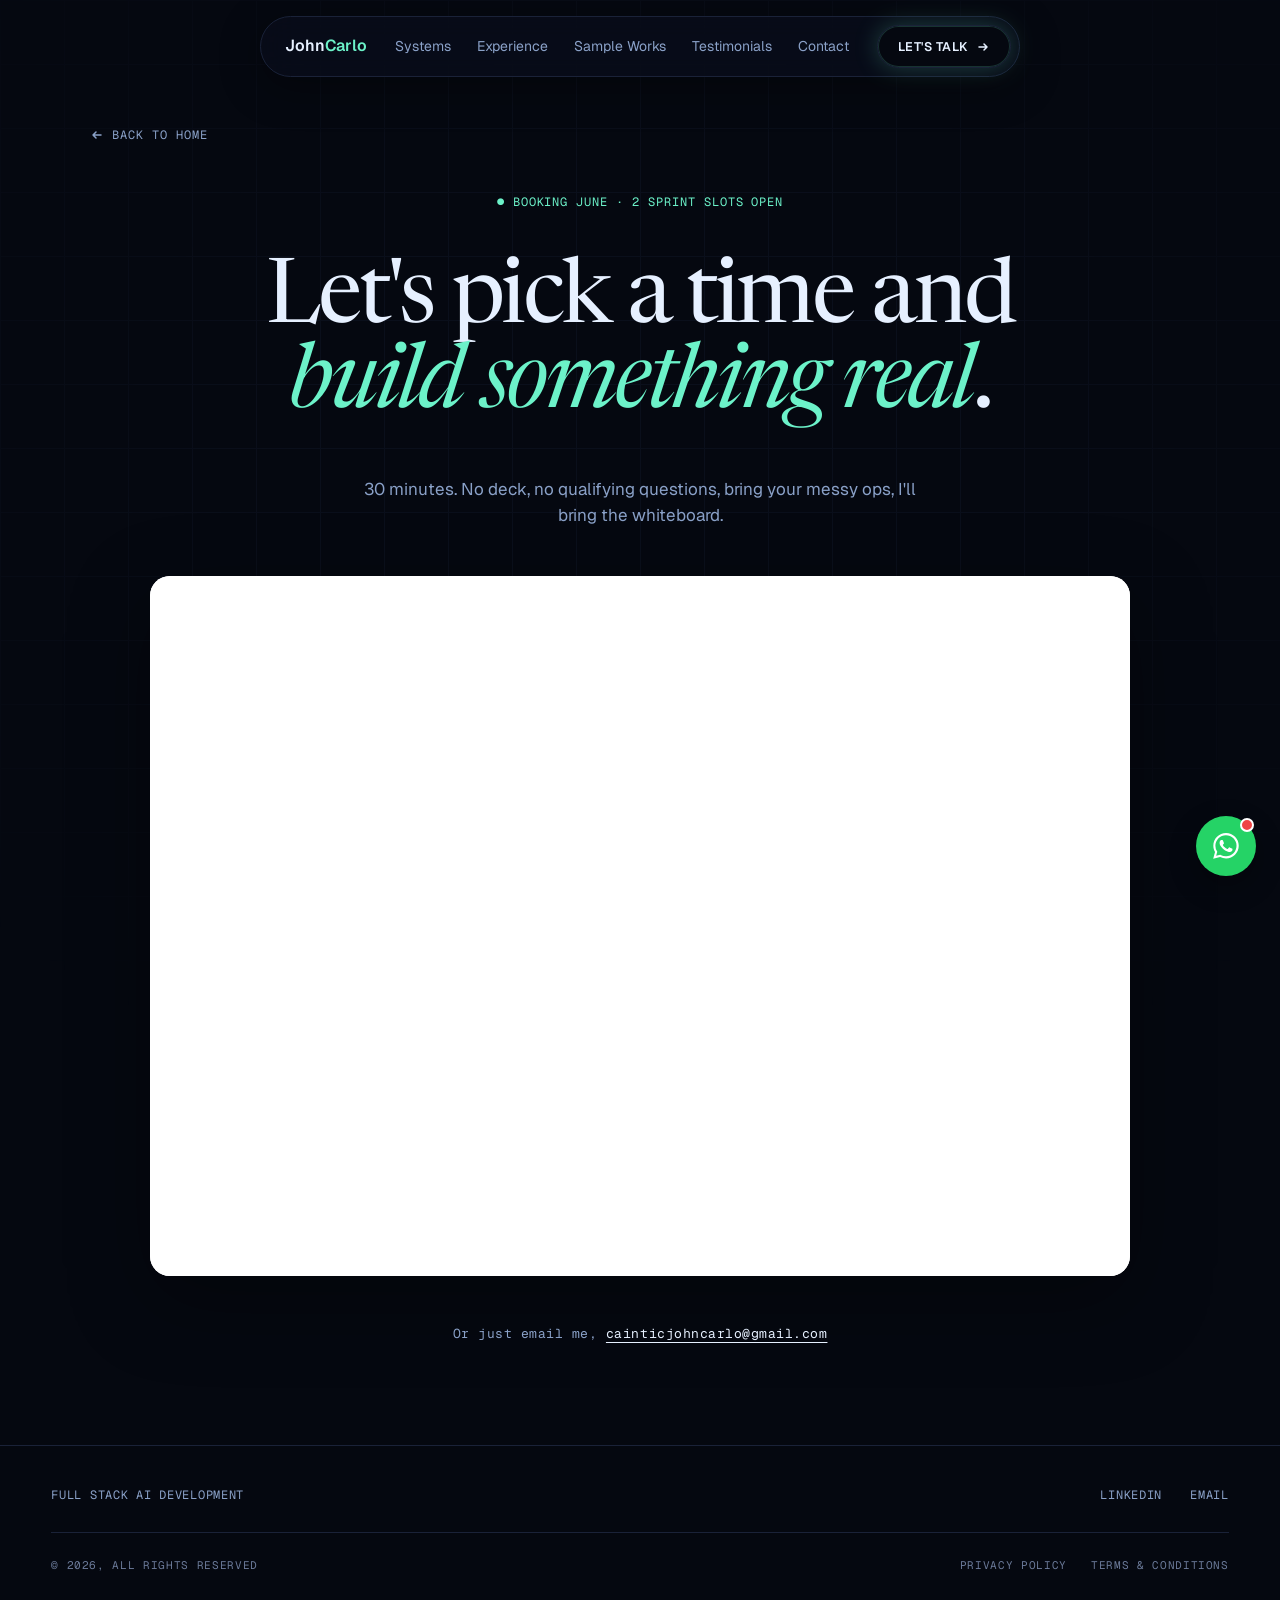
<file: book.html>
<!DOCTYPE html>
<html lang="en">
<head>
<meta charset="UTF-8" />
<meta name="viewport" content="width=device-width, initial-scale=1.0" />
<title>Book a discovery call, John Carlo Caintic</title>
<link rel="preconnect" href="https://fonts.googleapis.com" />
<link rel="preconnect" href="https://fonts.gstatic.com" crossorigin />
<link href="https://fonts.googleapis.com/css2?family=Newsreader:ital,opsz,wght@0,6..72,300..700;1,6..72,300..700&family=Geist:wght@300;400;500;600;700&family=Geist+Mono:wght@400;500;600&display=swap" rel="stylesheet" />

<style>
  :root {
    --bg: #050810;
    --bg-elev: #0a0e1a;
    --bg-soft: #0e1322;
    --line: #1a2238;
    --line-soft: #131a2c;
    --ink: #e6f0ff;
    --ink-dim: #8aa1c8;
    --ink-mute: #6b7a99;
    --accent: #6cf2c9;
    --accent-ink: #050810;
    --radius: 14px;
    --radius-lg: 22px;
    --pad-x: clamp(20px, 4vw, 64px);
    --font-display: "Newsreader", ui-serif, Georgia, serif;
    --font-sans: "Geist", -apple-system, BlinkMacSystemFont, sans-serif;
    --font-mono: "Geist Mono", ui-monospace, "SF Mono", monospace;
  }

  * { box-sizing: border-box; margin: 0; padding: 0; }
  html, body { background: var(--bg); color: var(--ink); }
  body {
    font-family: var(--font-sans);
    font-size: 16px;
    line-height: 1.55;
    -webkit-font-smoothing: antialiased;
    text-rendering: optimizeLegibility;
    min-height: 100vh;
    display: flex;
    flex-direction: column;
  }
  ::selection { background: var(--accent); color: var(--accent-ink); }
  a { color: inherit; text-decoration: none; }

  /* Floating nav pill */
  .nav-wrap {
    position: fixed; top: 16px; left: 0; right: 0; z-index: 50;
    display: flex; justify-content: center;
    padding: 0 16px; pointer-events: none;
  }
  .nav-pill {
    pointer-events: auto;
    display: flex; align-items: center; gap: 28px;
    padding: 8px 8px 8px 24px;
    border-radius: 999px;
    background: color-mix(in oklab, var(--bg-elev) 78%, transparent);
    backdrop-filter: blur(18px) saturate(140%);
    -webkit-backdrop-filter: blur(18px) saturate(140%);
    border: 1px solid var(--line);
    box-shadow: 0 10px 40px rgba(0,0,0,0.35);
    max-width: calc(100vw - 32px);
  }
  .nav-pill .brand {
    font-size: 16px; font-weight: 600; letter-spacing: -0.01em; white-space: nowrap;
  }
  .nav-pill .brand span { color: var(--accent); }
  .nav-pill .links { display: flex; align-items: center; gap: 26px; }
  .nav-pill .links a {
    font-size: 14px; color: var(--ink-dim); transition: color .15s; white-space: nowrap;
  }
  .nav-pill .links a:hover { color: var(--ink); }
  .nav-pill .cta {
    background: var(--bg); color: var(--ink);
    padding: 11px 20px; border-radius: 999px;
    font-size: 12.5px; font-weight: 600; letter-spacing: 0.04em; text-transform: uppercase;
    border: 1px solid var(--line);
    display: inline-flex; align-items: center; gap: 8px;
    box-shadow: 0 0 24px color-mix(in oklab, var(--accent) 22%, transparent),
                inset 0 0 0 1px color-mix(in oklab, var(--accent) 18%, transparent);
    transition: transform .2s, box-shadow .2s;
    white-space: nowrap;
  }
  .nav-pill .cta:hover {
    transform: translateY(-1px);
    box-shadow: 0 0 36px color-mix(in oklab, var(--accent) 45%, transparent),
                inset 0 0 0 1px color-mix(in oklab, var(--accent) 35%, transparent);
  }
  @media (max-width: 880px) { .nav-pill .links { display: none; } }
  @media (max-width: 480px) { .nav-pill .cta { padding: 10px 14px; font-size: 11px; } }

  /* Page content */
  main {
    flex: 1;
    padding: clamp(120px, 14vh, 180px) var(--pad-x) clamp(60px, 8vw, 100px);
    position: relative; overflow: hidden;
  }
  .grid-bg {
    position: absolute; inset: 0; opacity: 0.4;
    background-image:
      linear-gradient(var(--line-soft) 1px, transparent 1px),
      linear-gradient(90deg, var(--line-soft) 1px, transparent 1px);
    background-size: 64px 64px;
    -webkit-mask-image: radial-gradient(ellipse 90% 60% at 50% 30%, black 30%, transparent 80%);
            mask-image: radial-gradient(ellipse 90% 60% at 50% 30%, black 30%, transparent 80%);
    pointer-events: none;
  }
  .container {
    position: relative;
    max-width: 1100px; margin: 0 auto;
    display: flex; flex-direction: column; gap: 48px; align-items: center;
    text-align: center;
  }
  .back-link {
    font-family: var(--font-mono); font-size: 12px; color: var(--ink-dim);
    letter-spacing: 0.08em; text-transform: uppercase;
    align-self: flex-start;
    display: inline-flex; align-items: center; gap: 8px;
    transition: color .15s;
  }
  .back-link:hover { color: var(--ink); }
  .eyebrow {
    font-family: var(--font-mono); font-size: 12px; color: var(--accent);
    letter-spacing: 0.08em; text-transform: uppercase;
  }
  h1 {
    font-family: var(--font-display);
    font-weight: 400;
    font-size: clamp(44px, 7vw, 96px);
    line-height: 0.95;
    letter-spacing: -0.035em;
    text-wrap: balance;
    max-width: 900px;
  }
  h1 em { font-style: italic; color: var(--accent); }
  .lede {
    font-size: clamp(17px, 1.3vw, 20px);
    color: var(--ink-dim);
    max-width: 580px;
    line-height: 1.5;
  }
  .calendar-card {
    width: 100%;
    max-width: 980px;
    background: #ffffff;
    border-radius: 20px;
    box-shadow: 0 24px 80px rgba(0,0,0,0.35);
    overflow: hidden;
  }
  .calendar-card iframe {
    width: 100%;
    height: 700px;
    border: none;
    display: block;
    background: #ffffff;
  }
  .email-fallback {
    font-family: var(--font-mono);
    font-size: 13px;
    color: var(--ink-dim);
    letter-spacing: 0.04em;
  }
  .email-fallback a {
    color: var(--ink);
    text-decoration: underline;
    text-underline-offset: 4px;
  }

  /* Footer */
  footer {
    padding: 40px var(--pad-x) 36px;
    border-top: 1px solid var(--line);
    display: grid; gap: 28px;
  }
  .footer-row {
    display: grid; grid-template-columns: 1fr auto;
    gap: 32px; align-items: center;
    font-family: var(--font-mono); font-size: 12px; color: var(--ink-dim);
    text-transform: uppercase; letter-spacing: 0.06em;
  }
  .footer-social { display: flex; gap: 28px; flex-wrap: wrap; justify-content: flex-end; }
  .footer-row.bottom {
    display: flex; justify-content: space-between; align-items: center;
    padding-top: 24px; border-top: 1px solid var(--line);
    font-size: 11px; color: var(--ink-mute);
    flex-wrap: wrap; gap: 16px;
  }
  .footer-row.bottom .legal { display: flex; gap: 24px; flex-wrap: wrap; }
  @media (max-width: 640px) {
    .footer-row { grid-template-columns: 1fr !important; }
    .footer-social { justify-content: flex-start !important; }
  }
</style>
<link rel="stylesheet" href="/assets/mobile.css?v=a6be1282b0" data-mobile-css />
</head>
<body>

<div class="nav-wrap">
  <nav class="nav-pill">
    <a href="/" class="brand">John<span>Carlo</span></a>
    <div class="links">
      <a href="/#services">Systems</a>
      <a href="/#about">Experience</a>
      <a href="/#work">Sample Works</a>
      <a href="/#testimonials">Testimonials</a>
      <a href="/book.html">Contact</a>
    </div>
    <a href="/book.html" class="cta">
      Let's talk
      <svg width="14" height="14" viewBox="0 0 14 14" fill="none">
        <path d="M3 7h8m-3-3 3 3-3 3" stroke="currentColor" stroke-width="1.5" stroke-linecap="round" stroke-linejoin="round" />
      </svg>
    </a>
  </nav>
</div>

<main>
  <div class="grid-bg" aria-hidden="true"></div>
  <div class="container">
    <a href="/" class="back-link">
      <svg width="14" height="14" viewBox="0 0 14 14" fill="none">
        <path d="M11 7H3m3-3-3 3 3 3" stroke="currentColor" stroke-width="1.5" stroke-linecap="round" stroke-linejoin="round" />
      </svg>
      Back to home
    </a>
    <div class="eyebrow">● Booking June · 2 sprint slots open</div>
    <h1>Let's pick a time and <em>build something real</em>.</h1>
    <p class="lede">30 minutes. No deck, no qualifying questions, bring your messy ops, I'll bring the whiteboard.</p>
    <div class="calendar-card">
      <iframe
        src="https://api.leadconnectorhq.com/widget/booking/nhyDOUloQ2qqpBodBQMM"
        id="nhyDOUloQ2qqpBodBQMM_calendar"
        title="Book a discovery call"
        scrolling="no"
      ></iframe>
    </div>
    <p class="email-fallback">Or just email me, <a href="mailto:cainticjohncarlo@gmail.com">cainticjohncarlo@gmail.com</a></p>
  </div>
</main>

<footer>
  <div class="footer-row">
    <div>Full Stack AI Development</div>
    <div class="footer-social">
      <a href="https://www.linkedin.com/in/john-carlo-caintic-6193a8268/" target="_blank" rel="noopener noreferrer">LinkedIn</a>
      <a href="mailto:cainticjohncarlo@gmail.com">Email</a>
    </div>
  </div>
  <div class="footer-row bottom">
    <span>© 2026, All rights reserved</span>
    <div class="legal">
      <a href="/privacy.html">Privacy Policy</a>
      <a href="/terms.html">Terms &amp; Conditions</a>
    </div>
  </div>
</footer>

<script src="https://link.msgsndr.com/js/form_embed.js" type="text/javascript"></script>
<script src="/assets/whatsapp.js" defer></script>
</body>
</html>
</file>
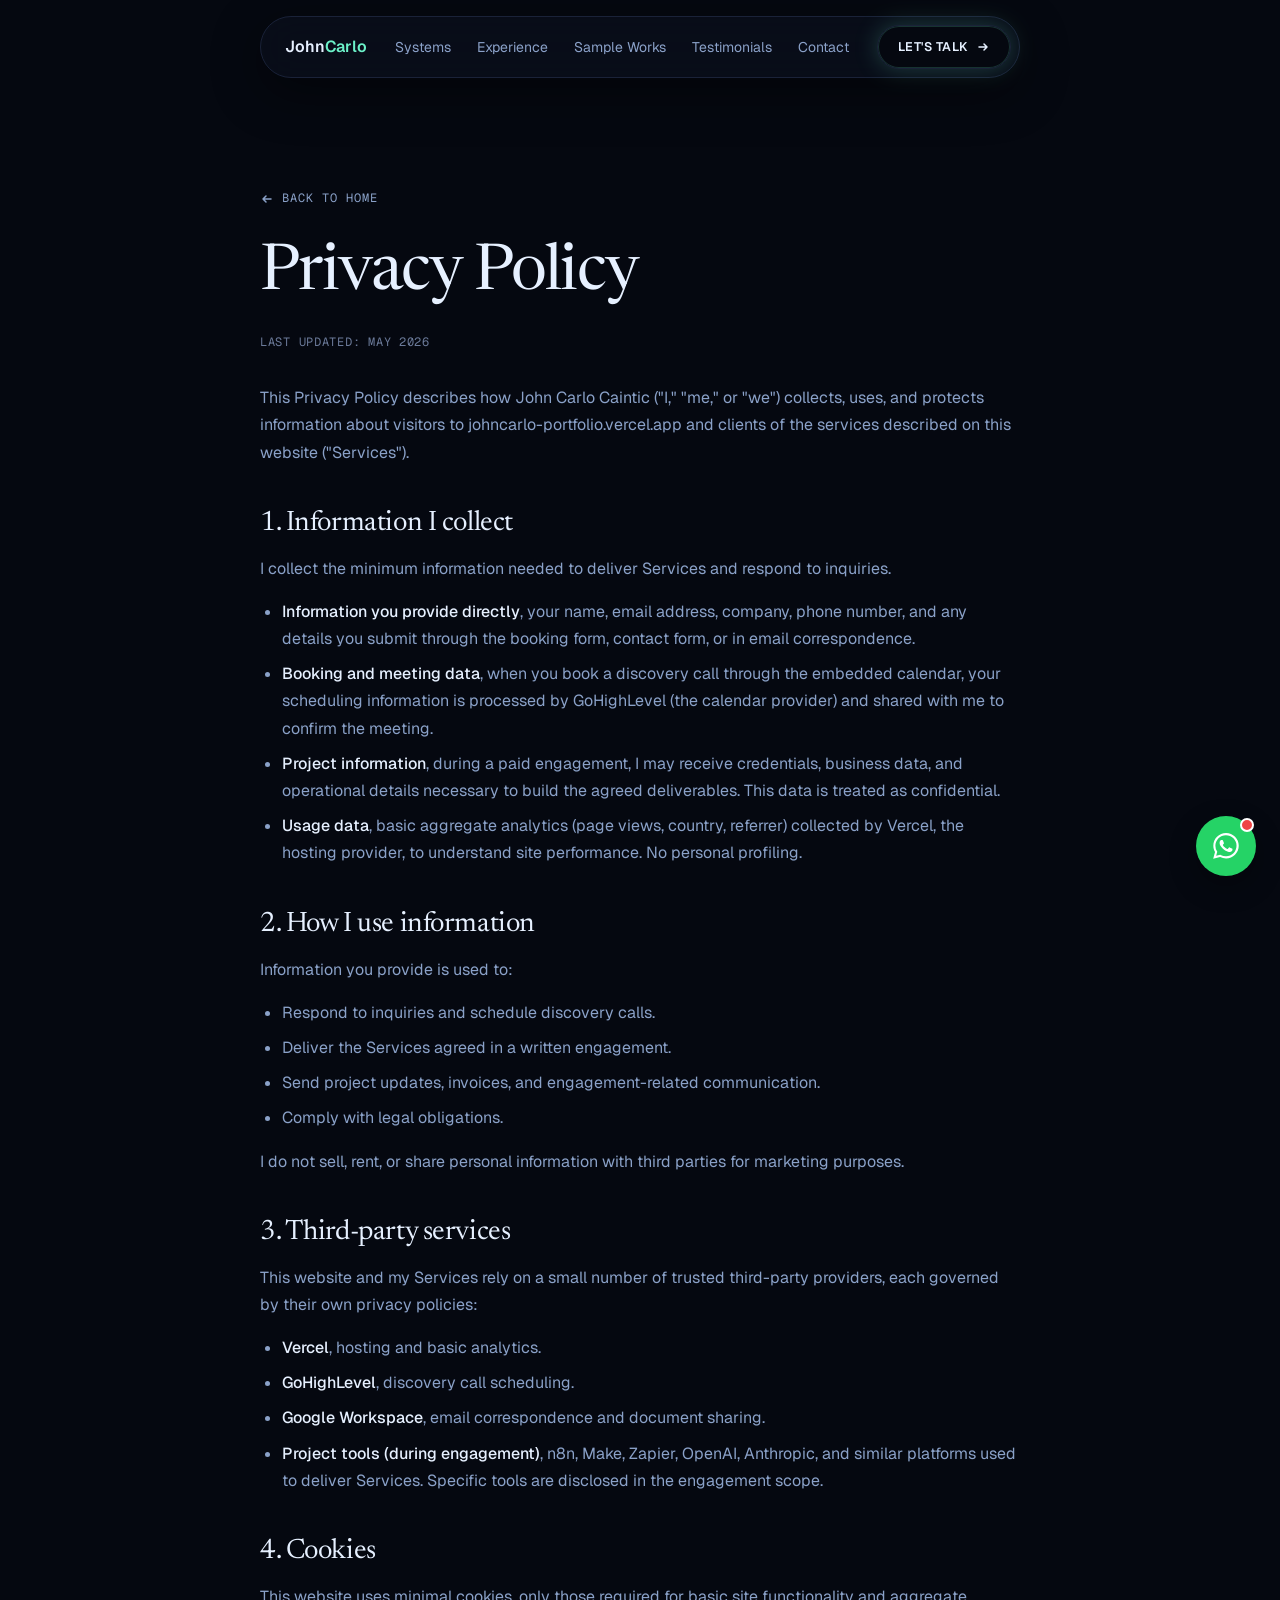
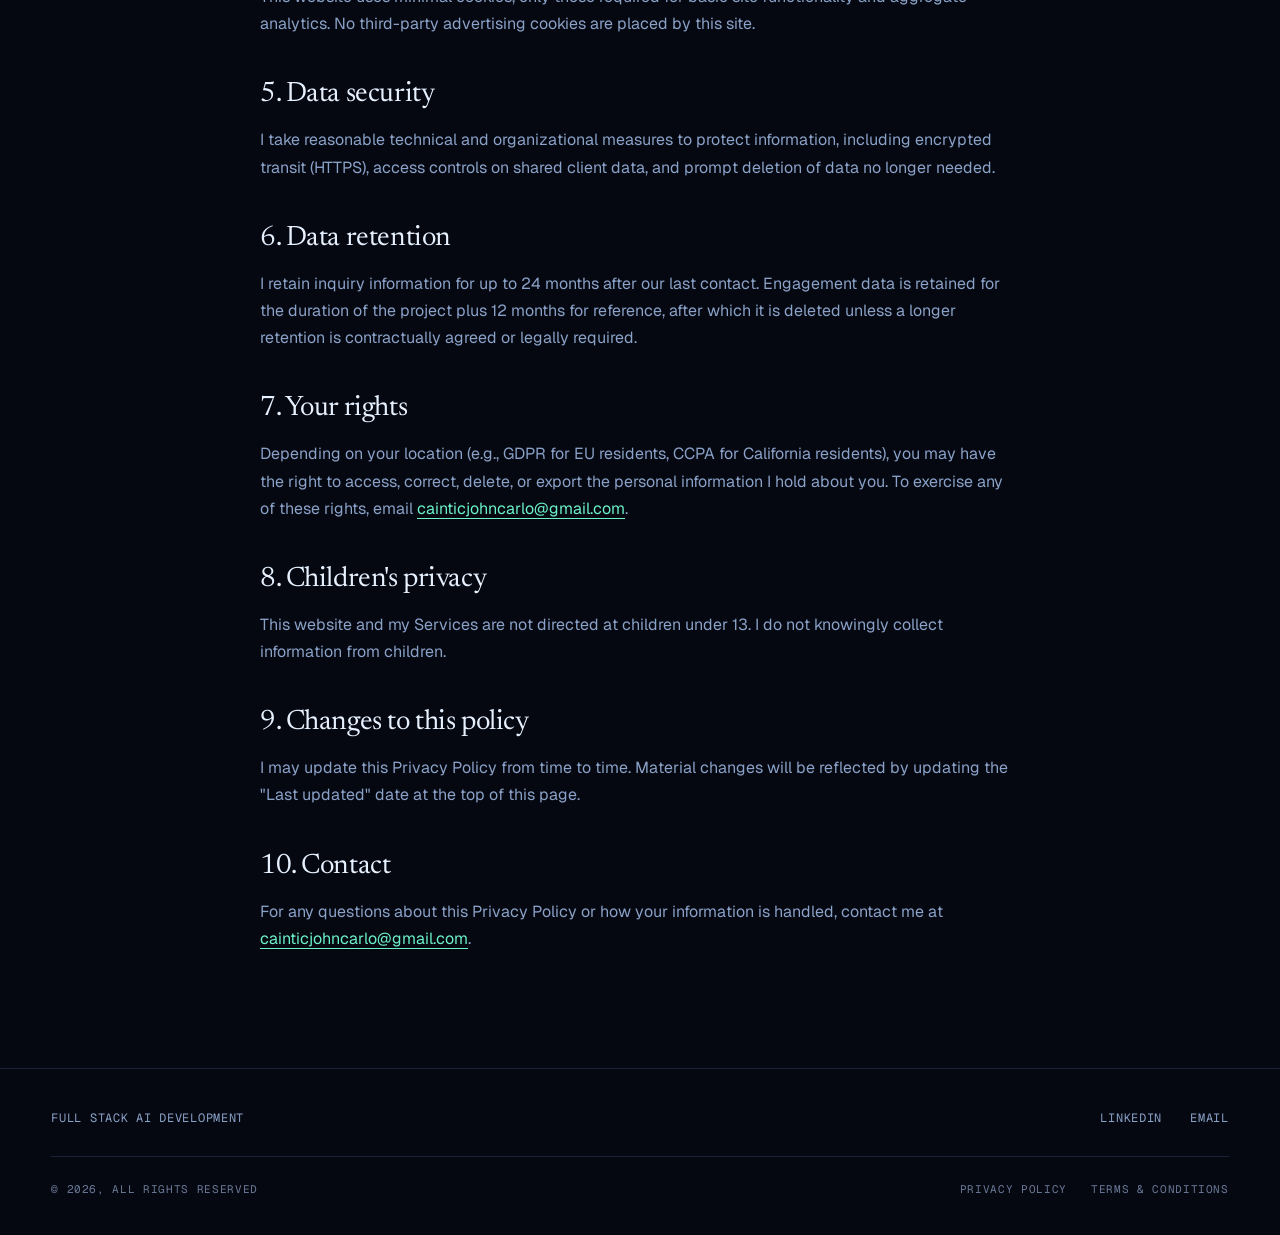
<file: privacy.html>
<!DOCTYPE html>
<html lang="en">
<head>
<meta charset="UTF-8" />
<meta name="viewport" content="width=device-width, initial-scale=1.0" />
<title>Privacy Policy, John Carlo Caintic</title>
<meta name="description" content="Privacy Policy for John Carlo Caintic, how I collect, use, and protect your information." />
<link rel="preconnect" href="https://fonts.googleapis.com" />
<link rel="preconnect" href="https://fonts.gstatic.com" crossorigin />
<link href="https://fonts.googleapis.com/css2?family=Newsreader:ital,opsz,wght@0,6..72,300..700;1,6..72,300..700&family=Geist:wght@300;400;500;600;700&family=Geist+Mono:wght@400;500;600&display=swap" rel="stylesheet" />
<link rel="stylesheet" href="/blog/blog.css" />
<link rel="stylesheet" href="/assets/mobile.css?v=a6be1282b0" data-mobile-css />
</head>
<body>

<div class="nav-wrap">
  <nav class="nav-pill">
    <a href="/" class="brand">John<span>Carlo</span></a>
    <div class="links">
      <a href="/#services">Systems</a>
      <a href="/#about">Experience</a>
      <a href="/#work">Sample Works</a>
      <a href="/#testimonials">Testimonials</a>
      <a href="/book.html">Contact</a>
    </div>
    <a href="/book.html" class="cta">Let's talk
      <svg width="14" height="14" viewBox="0 0 14 14" fill="none"><path d="M3 7h8m-3-3 3 3-3 3" stroke="currentColor" stroke-width="1.5" stroke-linecap="round" stroke-linejoin="round" /></svg>
    </a>
  </nav>
</div>

<main>
  <div class="legal-doc">
    <a href="/" class="back-link">
      <svg width="14" height="14" viewBox="0 0 14 14" fill="none"><path d="M11 7H3m3-3-3 3 3 3" stroke="currentColor" stroke-width="1.5" stroke-linecap="round" stroke-linejoin="round" /></svg>
      Back to home
    </a>

    <h1 class="title">Privacy Policy</h1>
    <p class="updated">Last updated: May 2026</p>

    <p>This Privacy Policy describes how John Carlo Caintic ("I," "me," or "we") collects, uses, and protects information about visitors to johncarlo-portfolio.vercel.app and clients of the services described on this website ("Services").</p>

    <h2>1. Information I collect</h2>
    <p>I collect the minimum information needed to deliver Services and respond to inquiries.</p>
    <ul>
      <li><strong>Information you provide directly</strong>, your name, email address, company, phone number, and any details you submit through the booking form, contact form, or in email correspondence.</li>
      <li><strong>Booking and meeting data</strong>, when you book a discovery call through the embedded calendar, your scheduling information is processed by GoHighLevel (the calendar provider) and shared with me to confirm the meeting.</li>
      <li><strong>Project information</strong>, during a paid engagement, I may receive credentials, business data, and operational details necessary to build the agreed deliverables. This data is treated as confidential.</li>
      <li><strong>Usage data</strong>, basic aggregate analytics (page views, country, referrer) collected by Vercel, the hosting provider, to understand site performance. No personal profiling.</li>
    </ul>

    <h2>2. How I use information</h2>
    <p>Information you provide is used to:</p>
    <ul>
      <li>Respond to inquiries and schedule discovery calls.</li>
      <li>Deliver the Services agreed in a written engagement.</li>
      <li>Send project updates, invoices, and engagement-related communication.</li>
      <li>Comply with legal obligations.</li>
    </ul>
    <p>I do not sell, rent, or share personal information with third parties for marketing purposes.</p>

    <h2>3. Third-party services</h2>
    <p>This website and my Services rely on a small number of trusted third-party providers, each governed by their own privacy policies:</p>
    <ul>
      <li><strong>Vercel</strong>, hosting and basic analytics.</li>
      <li><strong>GoHighLevel</strong>, discovery call scheduling.</li>
      <li><strong>Google Workspace</strong>, email correspondence and document sharing.</li>
      <li><strong>Project tools (during engagement)</strong>, n8n, Make, Zapier, OpenAI, Anthropic, and similar platforms used to deliver Services. Specific tools are disclosed in the engagement scope.</li>
    </ul>

    <h2>4. Cookies</h2>
    <p>This website uses minimal cookies, only those required for basic site functionality and aggregate analytics. No third-party advertising cookies are placed by this site.</p>

    <h2>5. Data security</h2>
    <p>I take reasonable technical and organizational measures to protect information, including encrypted transit (HTTPS), access controls on shared client data, and prompt deletion of data no longer needed.</p>

    <h2>6. Data retention</h2>
    <p>I retain inquiry information for up to 24 months after our last contact. Engagement data is retained for the duration of the project plus 12 months for reference, after which it is deleted unless a longer retention is contractually agreed or legally required.</p>

    <h2>7. Your rights</h2>
    <p>Depending on your location (e.g., GDPR for EU residents, CCPA for California residents), you may have the right to access, correct, delete, or export the personal information I hold about you. To exercise any of these rights, email <a href="mailto:cainticjohncarlo@gmail.com" style="color: var(--accent); text-decoration: underline; text-underline-offset: 4px;">cainticjohncarlo@gmail.com</a>.</p>

    <h2>8. Children's privacy</h2>
    <p>This website and my Services are not directed at children under 13. I do not knowingly collect information from children.</p>

    <h2>9. Changes to this policy</h2>
    <p>I may update this Privacy Policy from time to time. Material changes will be reflected by updating the "Last updated" date at the top of this page.</p>

    <h2>10. Contact</h2>
    <p>For any questions about this Privacy Policy or how your information is handled, contact me at <a href="mailto:cainticjohncarlo@gmail.com" style="color: var(--accent); text-decoration: underline; text-underline-offset: 4px;">cainticjohncarlo@gmail.com</a>.</p>
  </div>
</main>

<footer>
  <div class="footer-row">
    <div>Full Stack AI Development</div>
    <div class="footer-social">
      <a href="https://www.linkedin.com/in/john-carlo-caintic-6193a8268/" target="_blank" rel="noopener noreferrer">LinkedIn</a>
      <a href="mailto:cainticjohncarlo@gmail.com">Email</a>
    </div>
  </div>
  <div class="footer-row bottom">
    <span>© 2026, All rights reserved</span>
    <div class="legal">
      <a href="/privacy.html">Privacy Policy</a>
      <a href="/terms.html">Terms &amp; Conditions</a>
    </div>
  </div>
</footer>

<script src="/assets/whatsapp.js" defer></script>
</body>
</html>
</file>
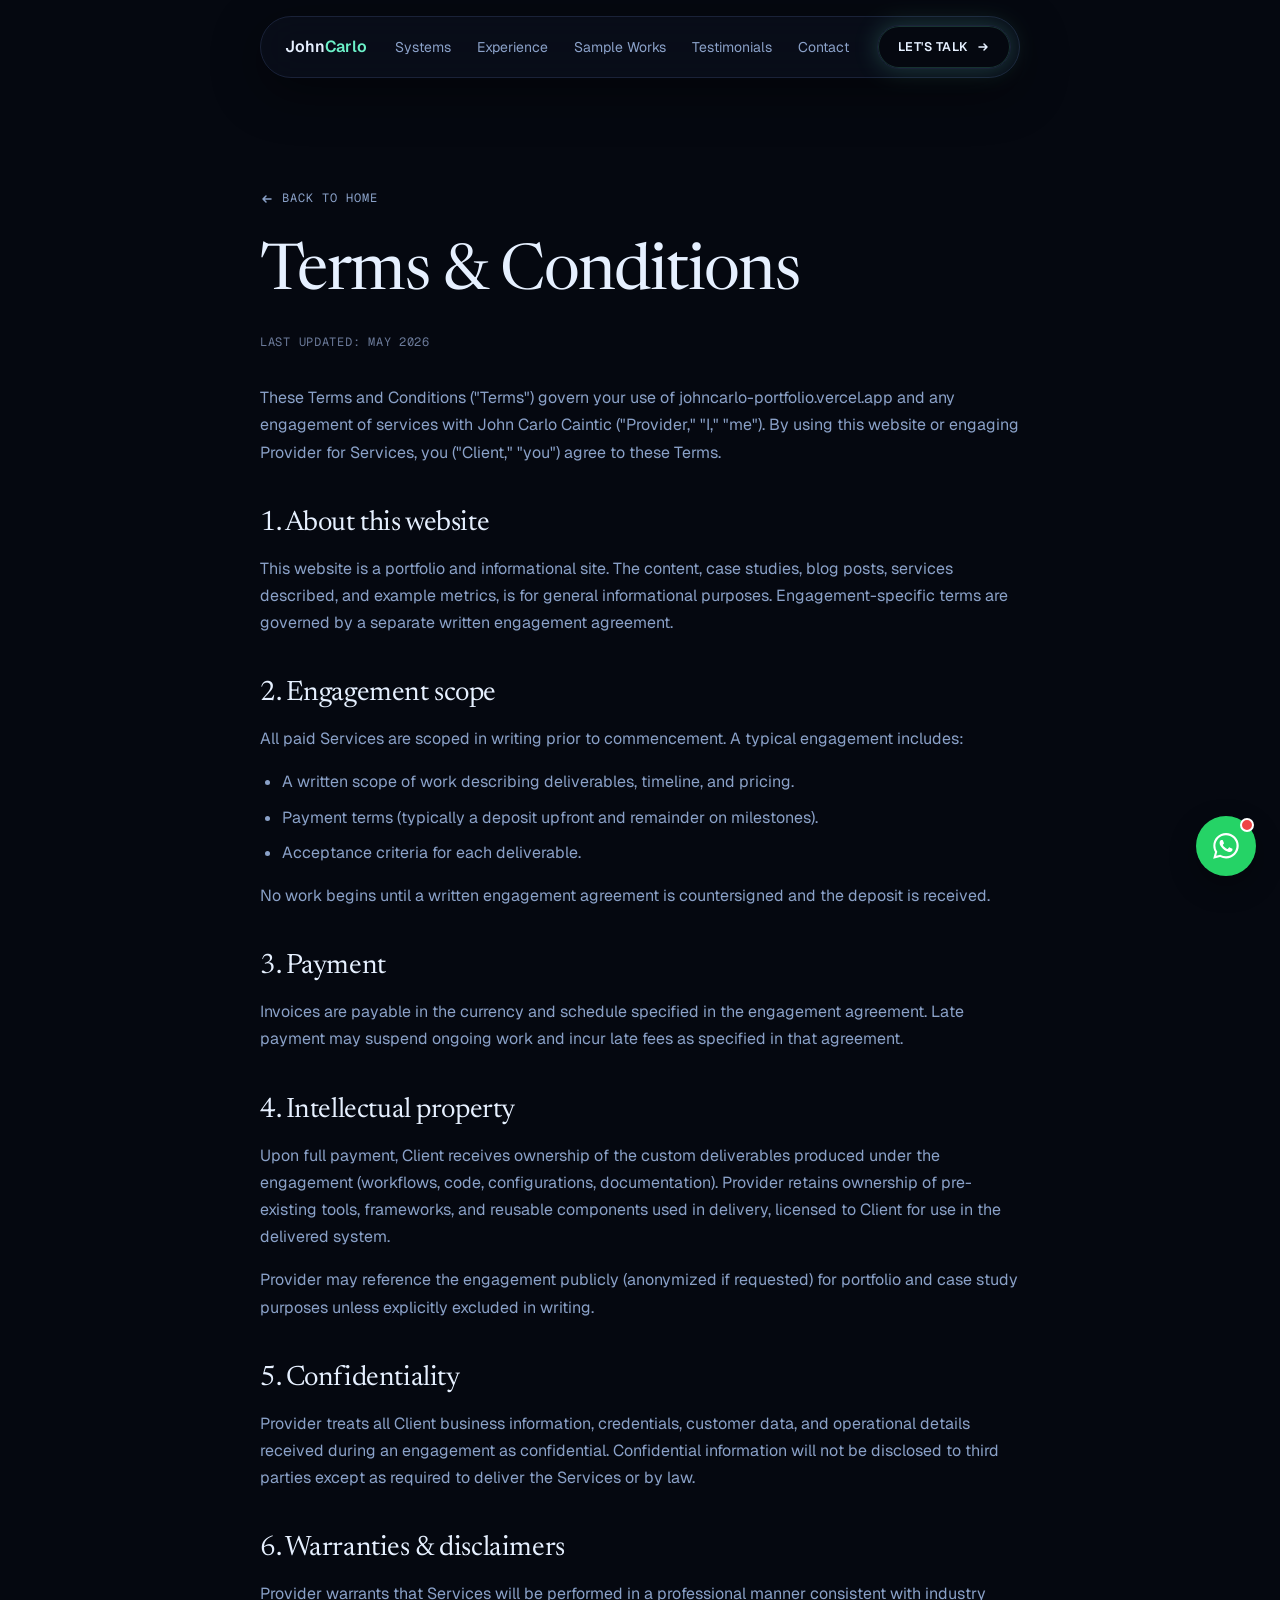
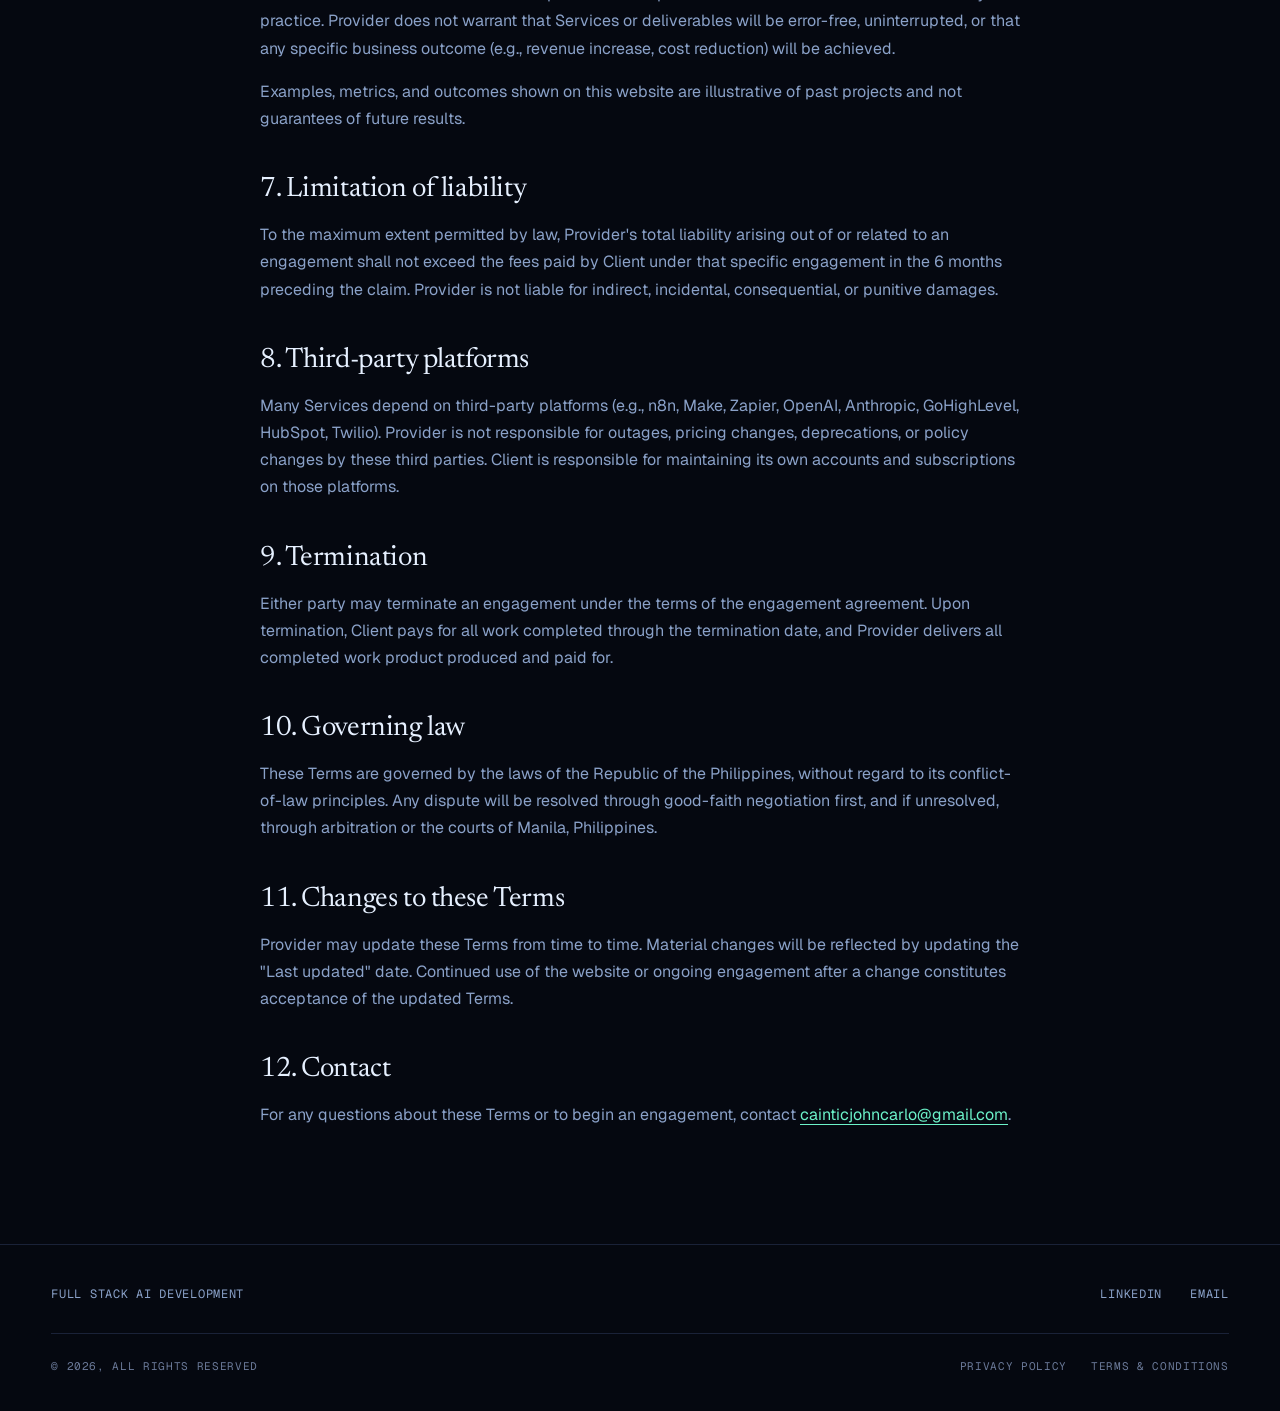
<file: terms.html>
<!DOCTYPE html>
<html lang="en">
<head>
<meta charset="UTF-8" />
<meta name="viewport" content="width=device-width, initial-scale=1.0" />
<title>Terms &amp; Conditions, John Carlo Caintic</title>
<meta name="description" content="Terms and Conditions for engagements with John Carlo Caintic." />
<link rel="preconnect" href="https://fonts.googleapis.com" />
<link rel="preconnect" href="https://fonts.gstatic.com" crossorigin />
<link href="https://fonts.googleapis.com/css2?family=Newsreader:ital,opsz,wght@0,6..72,300..700;1,6..72,300..700&family=Geist:wght@300;400;500;600;700&family=Geist+Mono:wght@400;500;600&display=swap" rel="stylesheet" />
<link rel="stylesheet" href="/blog/blog.css" />
<link rel="stylesheet" href="/assets/mobile.css?v=a6be1282b0" data-mobile-css />
</head>
<body>

<div class="nav-wrap">
  <nav class="nav-pill">
    <a href="/" class="brand">John<span>Carlo</span></a>
    <div class="links">
      <a href="/#services">Systems</a>
      <a href="/#about">Experience</a>
      <a href="/#work">Sample Works</a>
      <a href="/#testimonials">Testimonials</a>
      <a href="/book.html">Contact</a>
    </div>
    <a href="/book.html" class="cta">Let's talk
      <svg width="14" height="14" viewBox="0 0 14 14" fill="none"><path d="M3 7h8m-3-3 3 3-3 3" stroke="currentColor" stroke-width="1.5" stroke-linecap="round" stroke-linejoin="round" /></svg>
    </a>
  </nav>
</div>

<main>
  <div class="legal-doc">
    <a href="/" class="back-link">
      <svg width="14" height="14" viewBox="0 0 14 14" fill="none"><path d="M11 7H3m3-3-3 3 3 3" stroke="currentColor" stroke-width="1.5" stroke-linecap="round" stroke-linejoin="round" /></svg>
      Back to home
    </a>

    <h1 class="title">Terms &amp; Conditions</h1>
    <p class="updated">Last updated: May 2026</p>

    <p>These Terms and Conditions ("Terms") govern your use of johncarlo-portfolio.vercel.app and any engagement of services with John Carlo Caintic ("Provider," "I," "me"). By using this website or engaging Provider for Services, you ("Client," "you") agree to these Terms.</p>

    <h2>1. About this website</h2>
    <p>This website is a portfolio and informational site. The content, case studies, blog posts, services described, and example metrics, is for general informational purposes. Engagement-specific terms are governed by a separate written engagement agreement.</p>

    <h2>2. Engagement scope</h2>
    <p>All paid Services are scoped in writing prior to commencement. A typical engagement includes:</p>
    <ul>
      <li>A written scope of work describing deliverables, timeline, and pricing.</li>
      <li>Payment terms (typically a deposit upfront and remainder on milestones).</li>
      <li>Acceptance criteria for each deliverable.</li>
    </ul>
    <p>No work begins until a written engagement agreement is countersigned and the deposit is received.</p>

    <h2>3. Payment</h2>
    <p>Invoices are payable in the currency and schedule specified in the engagement agreement. Late payment may suspend ongoing work and incur late fees as specified in that agreement.</p>

    <h2>4. Intellectual property</h2>
    <p>Upon full payment, Client receives ownership of the custom deliverables produced under the engagement (workflows, code, configurations, documentation). Provider retains ownership of pre-existing tools, frameworks, and reusable components used in delivery, licensed to Client for use in the delivered system.</p>
    <p>Provider may reference the engagement publicly (anonymized if requested) for portfolio and case study purposes unless explicitly excluded in writing.</p>

    <h2>5. Confidentiality</h2>
    <p>Provider treats all Client business information, credentials, customer data, and operational details received during an engagement as confidential. Confidential information will not be disclosed to third parties except as required to deliver the Services or by law.</p>

    <h2>6. Warranties &amp; disclaimers</h2>
    <p>Provider warrants that Services will be performed in a professional manner consistent with industry practice. Provider does not warrant that Services or deliverables will be error-free, uninterrupted, or that any specific business outcome (e.g., revenue increase, cost reduction) will be achieved.</p>
    <p>Examples, metrics, and outcomes shown on this website are illustrative of past projects and not guarantees of future results.</p>

    <h2>7. Limitation of liability</h2>
    <p>To the maximum extent permitted by law, Provider's total liability arising out of or related to an engagement shall not exceed the fees paid by Client under that specific engagement in the 6 months preceding the claim. Provider is not liable for indirect, incidental, consequential, or punitive damages.</p>

    <h2>8. Third-party platforms</h2>
    <p>Many Services depend on third-party platforms (e.g., n8n, Make, Zapier, OpenAI, Anthropic, GoHighLevel, HubSpot, Twilio). Provider is not responsible for outages, pricing changes, deprecations, or policy changes by these third parties. Client is responsible for maintaining its own accounts and subscriptions on those platforms.</p>

    <h2>9. Termination</h2>
    <p>Either party may terminate an engagement under the terms of the engagement agreement. Upon termination, Client pays for all work completed through the termination date, and Provider delivers all completed work product produced and paid for.</p>

    <h2>10. Governing law</h2>
    <p>These Terms are governed by the laws of the Republic of the Philippines, without regard to its conflict-of-law principles. Any dispute will be resolved through good-faith negotiation first, and if unresolved, through arbitration or the courts of Manila, Philippines.</p>

    <h2>11. Changes to these Terms</h2>
    <p>Provider may update these Terms from time to time. Material changes will be reflected by updating the "Last updated" date. Continued use of the website or ongoing engagement after a change constitutes acceptance of the updated Terms.</p>

    <h2>12. Contact</h2>
    <p>For any questions about these Terms or to begin an engagement, contact <a href="mailto:cainticjohncarlo@gmail.com" style="color: var(--accent); text-decoration: underline; text-underline-offset: 4px;">cainticjohncarlo@gmail.com</a>.</p>
  </div>
</main>

<footer>
  <div class="footer-row">
    <div>Full Stack AI Development</div>
    <div class="footer-social">
      <a href="https://www.linkedin.com/in/john-carlo-caintic-6193a8268/" target="_blank" rel="noopener noreferrer">LinkedIn</a>
      <a href="mailto:cainticjohncarlo@gmail.com">Email</a>
    </div>
  </div>
  <div class="footer-row bottom">
    <span>© 2026, All rights reserved</span>
    <div class="legal">
      <a href="/privacy.html">Privacy Policy</a>
      <a href="/terms.html">Terms &amp; Conditions</a>
    </div>
  </div>
</footer>

<script src="/assets/whatsapp.js" defer></script>
</body>
</html>
</file>
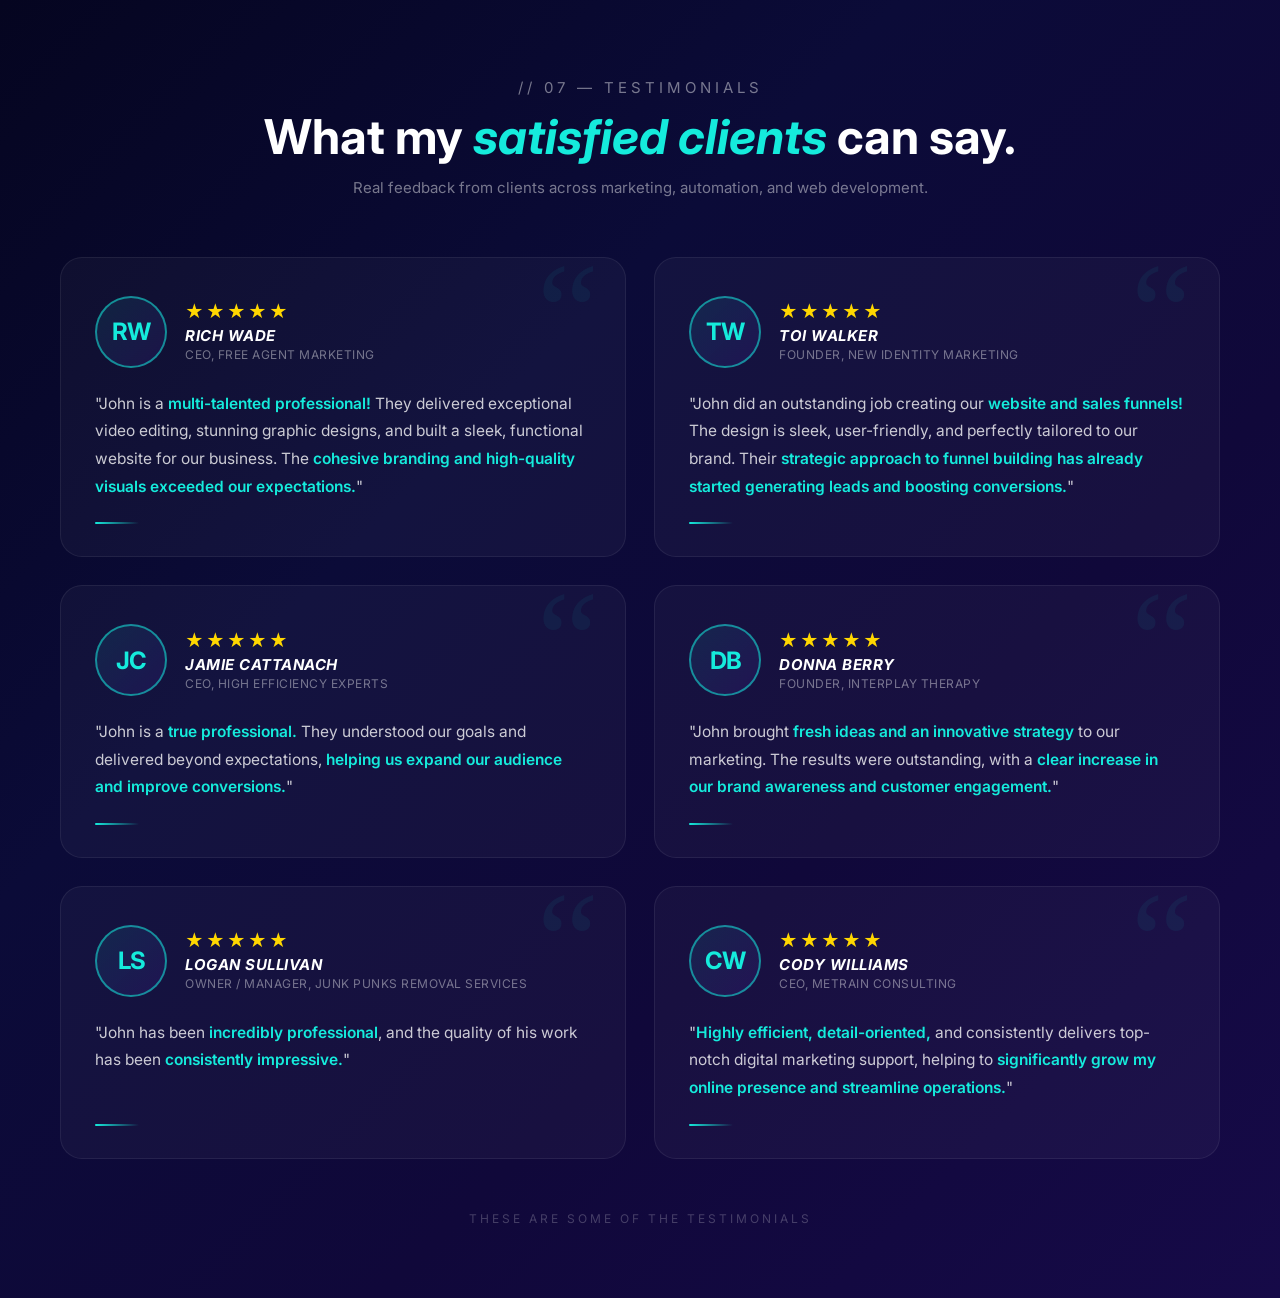
<file: assets/testimonials-card.html>
<!DOCTYPE html>
<html lang="en">
<head>
<meta charset="UTF-8">
<title>Client Testimonials – John Carlo</title>
<style>
  @import url('https://fonts.googleapis.com/css2?family=Inter:ital,wght@0,400;0,600;0,700;1,700&display=swap');

  *, *::before, *::after { box-sizing: border-box; margin: 0; padding: 0; }

  body {
    font-family: 'Inter', sans-serif;
    background: linear-gradient(135deg, #050520 0%, #0b0b38 35%, #10083a 65%, #160a48 100%);
    min-height: 100vh;
    padding: 64px 48px 72px;
    color: #fff;
  }

  /* ── Header ── */
  .header {
    text-align: center;
    margin-bottom: 60px;
  }
  .eyebrow {
    font-size: 12px;
    letter-spacing: 4px;
    text-transform: uppercase;
    color: #15EBDC;
    margin-bottom: 14px;
  }
  .header h1 {
    font-size: 48px;
    font-weight: 700;
    line-height: 1.1;
    color: #fff;
  }
  .header h1 em {
    font-style: italic;
    color: #15EBDC;
  }
  .header p {
    margin-top: 14px;
    font-size: 15px;
    color: rgba(255,255,255,0.45);
  }

  /* ── Grid ── */
  .grid {
    display: grid;
    grid-template-columns: 1fr 1fr;
    gap: 28px;
    max-width: 1160px;
    margin: 0 auto;
  }

  /* ── Card ── */
  .card {
    background: rgba(255,255,255,0.035);
    border: 1px solid rgba(255,255,255,0.07);
    border-radius: 22px;
    padding: 38px 34px 32px;
    display: flex;
    flex-direction: column;
    gap: 22px;
    position: relative;
    overflow: hidden;
  }

  .card::before {
    content: '\201C';
    position: absolute;
    top: -16px;
    right: 26px;
    font-size: 140px;
    color: rgba(21,235,220,0.06);
    font-family: Georgia, serif;
    line-height: 1;
    pointer-events: none;
    user-select: none;
  }

  /* top row: avatar + meta */
  .top {
    display: flex;
    align-items: center;
    gap: 18px;
  }

  .avatar {
    width: 72px;
    height: 72px;
    border-radius: 50%;
    border: 2.5px solid rgba(21,235,220,0.55);
    background: linear-gradient(135deg, #15EBDC18, #6d28d920);
    display: flex;
    align-items: center;
    justify-content: center;
    font-size: 24px;
    font-weight: 700;
    color: #15EBDC;
    flex-shrink: 0;
    letter-spacing: -1px;
  }

  .stars {
    font-size: 18px;
    color: #FFD700;
    letter-spacing: 2px;
    margin-bottom: 4px;
  }

  .name {
    font-size: 15px;
    font-weight: 700;
    font-style: italic;
    color: #fff;
    text-transform: uppercase;
    letter-spacing: 0.5px;
  }

  .role {
    font-size: 12px;
    color: rgba(255,255,255,0.42);
    margin-top: 2px;
    text-transform: uppercase;
    letter-spacing: 0.5px;
  }

  /* quote body */
  .quote {
    font-size: 15.5px;
    line-height: 1.78;
    color: rgba(255,255,255,0.78);
    flex: 1;
  }

  .hl { color: #15EBDC; font-weight: 600; }

  /* bottom divider accent */
  .accent-line {
    width: 44px;
    height: 2px;
    background: linear-gradient(90deg, #15EBDC 0%, transparent 100%);
    border-radius: 2px;
  }

  /* footer */
  .footer {
    text-align: center;
    margin-top: 52px;
    font-size: 12px;
    letter-spacing: 3px;
    text-transform: uppercase;
    color: rgba(255,255,255,0.22);
  }
</style>
<link rel="stylesheet" href="/assets/mobile.css?v=a6be1282b0" data-mobile-css />
</head>
<body>

<div class="header">
  <p class="eyebrow">// 07 — Testimonials</p>
  <h1>What my <em>satisfied clients</em> can say.</h1>
  <p>Real feedback from clients across marketing, automation, and web development.</p>
</div>

<div class="grid">

  <!-- 1. Rich Wade -->
  <div class="card">
    <div class="top">
      <div class="avatar">RW</div>
      <div>
        <div class="stars">★★★★★</div>
        <div class="name">Rich Wade</div>
        <div class="role">CEO, Free Agent Marketing</div>
      </div>
    </div>
    <p class="quote">
      "John is a <span class="hl">multi-talented professional!</span> They delivered exceptional video editing,
      stunning graphic designs, and built a sleek, functional website for our business. The
      <span class="hl">cohesive branding and high-quality visuals exceeded our expectations.</span>"
    </p>
    <div class="accent-line"></div>
  </div>

  <!-- 2. Toi Walker -->
  <div class="card">
    <div class="top">
      <div class="avatar">TW</div>
      <div>
        <div class="stars">★★★★★</div>
        <div class="name">Toi Walker</div>
        <div class="role">Founder, New Identity Marketing</div>
      </div>
    </div>
    <p class="quote">
      "John did an outstanding job creating our <span class="hl">website and sales funnels!</span>
      The design is sleek, user-friendly, and perfectly tailored to our brand. Their
      <span class="hl">strategic approach to funnel building has already started generating leads
      and boosting conversions.</span>"
    </p>
    <div class="accent-line"></div>
  </div>

  <!-- 3. Jamie Cattanach -->
  <div class="card">
    <div class="top">
      <div class="avatar">JC</div>
      <div>
        <div class="stars">★★★★★</div>
        <div class="name">Jamie Cattanach</div>
        <div class="role">CEO, High Efficiency Experts</div>
      </div>
    </div>
    <p class="quote">
      "John is a <span class="hl">true professional.</span> They understood our goals and delivered
      beyond expectations, <span class="hl">helping us expand our audience and improve conversions.</span>"
    </p>
    <div class="accent-line"></div>
  </div>

  <!-- 4. Donna Berry -->
  <div class="card">
    <div class="top">
      <div class="avatar">DB</div>
      <div>
        <div class="stars">★★★★★</div>
        <div class="name">Donna Berry</div>
        <div class="role">Founder, Interplay Therapy</div>
      </div>
    </div>
    <p class="quote">
      "John brought <span class="hl">fresh ideas and an innovative strategy</span> to our marketing.
      The results were outstanding, with a
      <span class="hl">clear increase in our brand awareness and customer engagement.</span>"
    </p>
    <div class="accent-line"></div>
  </div>

  <!-- 5. Logan Sullivan -->
  <div class="card">
    <div class="top">
      <div class="avatar">LS</div>
      <div>
        <div class="stars">★★★★★</div>
        <div class="name">Logan Sullivan</div>
        <div class="role">Owner / Manager, Junk Punks Removal Services</div>
      </div>
    </div>
    <p class="quote">
      "John has been <span class="hl">incredibly professional</span>, and the quality of his work has been
      <span class="hl">consistently impressive.</span>"
    </p>
    <div class="accent-line"></div>
  </div>

  <!-- 6. Cody Williams -->
  <div class="card">
    <div class="top">
      <div class="avatar">CW</div>
      <div>
        <div class="stars">★★★★★</div>
        <div class="name">Cody Williams</div>
        <div class="role">CEO, MEtrain Consulting</div>
      </div>
    </div>
    <p class="quote">
      "<span class="hl">Highly efficient, detail-oriented,</span> and consistently delivers top-notch
      digital marketing support, helping to
      <span class="hl">significantly grow my online presence and streamline operations.</span>"
    </p>
    <div class="accent-line"></div>
  </div>

</div>

<p class="footer">These are some of the testimonials</p>

</body>
</html>
</file>
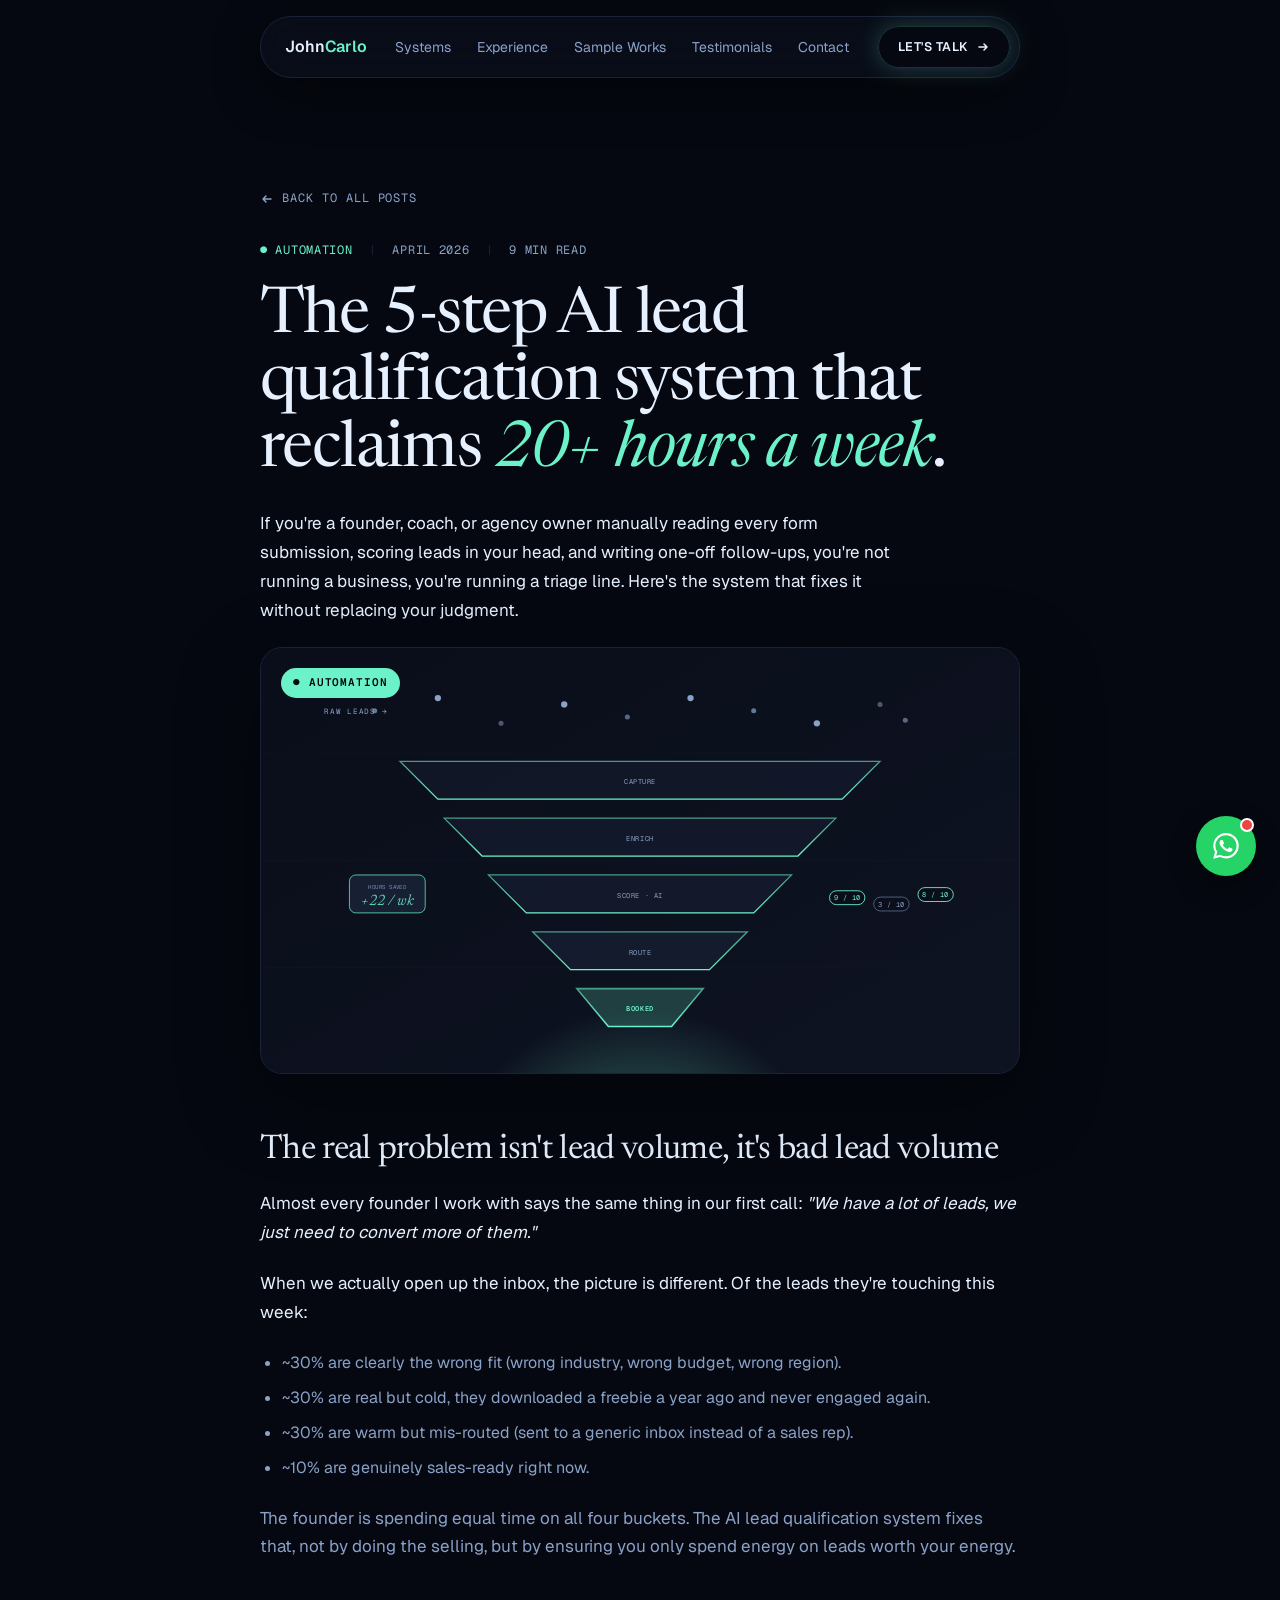
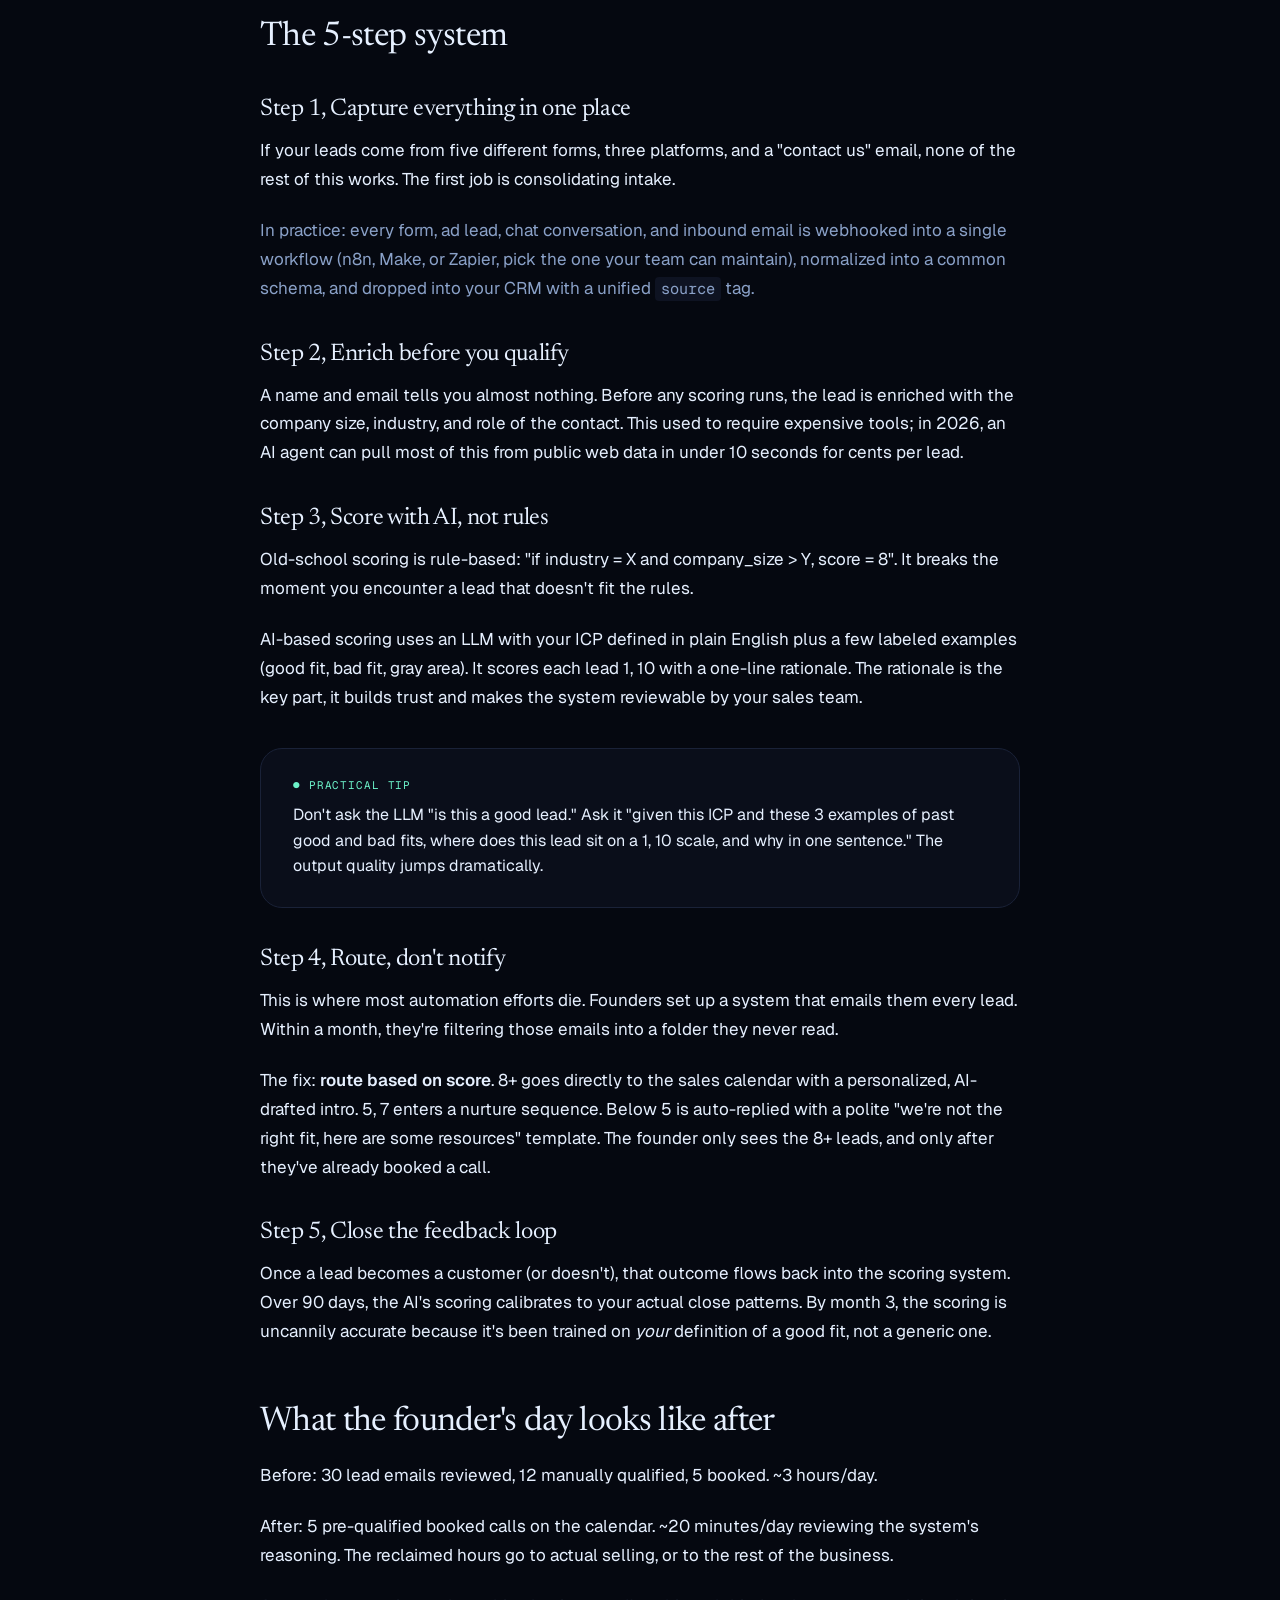
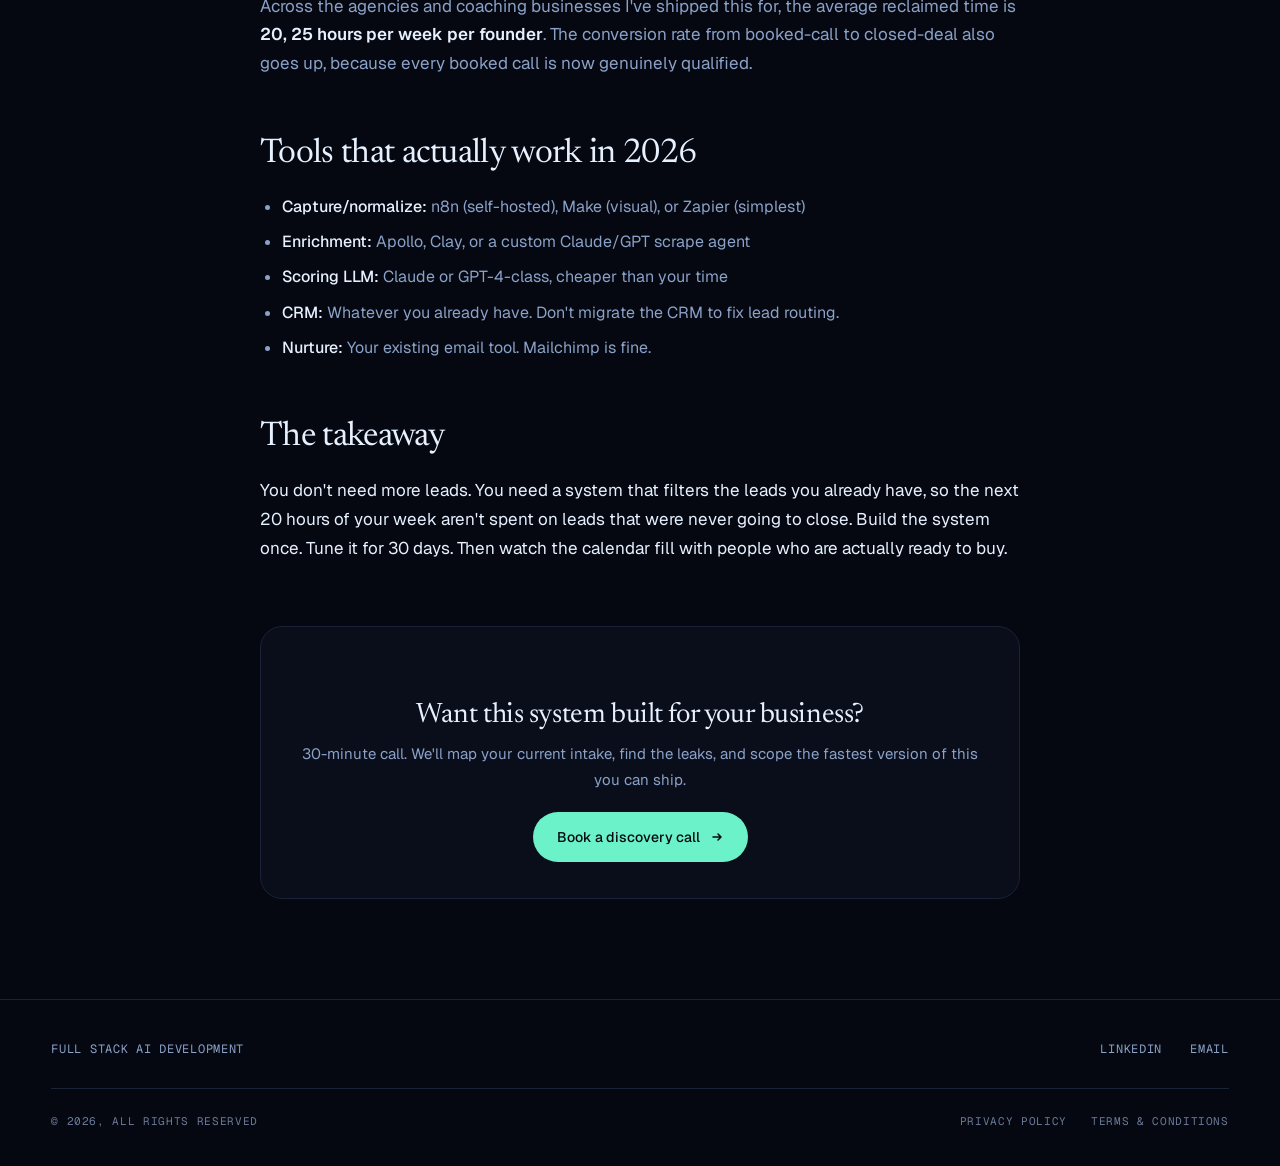
<file: blog/ai-lead-qualification-system.html>
<!DOCTYPE html>
<html lang="en">
<head>
<meta charset="UTF-8" />
<meta name="viewport" content="width=device-width, initial-scale=1.0" />
<title>The 5-Step AI Lead Qualification System, John Carlo Caintic</title>
<meta name="description" content="Most founders waste hours qualifying bad-fit leads. Here's the 5-step AI system that filters, scores, and routes, saving 20+ hours a week." />
<link rel="preconnect" href="https://fonts.googleapis.com" />
<link rel="preconnect" href="https://fonts.gstatic.com" crossorigin />
<link href="https://fonts.googleapis.com/css2?family=Newsreader:ital,opsz,wght@0,6..72,300..700;1,6..72,300..700&family=Geist:wght@300;400;500;600;700&family=Geist+Mono:wght@400;500;600&display=swap" rel="stylesheet" />
<link rel="stylesheet" href="/blog/blog.css" />
<link rel="stylesheet" href="/assets/mobile.css?v=a6be1282b0" data-mobile-css />
</head>
<body>

<div class="nav-wrap">
  <nav class="nav-pill">
    <a href="/" class="brand">John<span>Carlo</span></a>
    <div class="links">
      <a href="/#services">Systems</a>
      <a href="/#about">Experience</a>
      <a href="/#work">Sample Works</a>
      <a href="/#testimonials">Testimonials</a>
      <a href="/book.html">Contact</a>
    </div>
    <a href="/book.html" class="cta">Let's talk
      <svg width="14" height="14" viewBox="0 0 14 14" fill="none"><path d="M3 7h8m-3-3 3 3-3 3" stroke="currentColor" stroke-width="1.5" stroke-linecap="round" stroke-linejoin="round" /></svg>
    </a>
  </nav>
</div>

<main>
  <div class="article">
    <a href="/#blog" class="back-link">
      <svg width="14" height="14" viewBox="0 0 14 14" fill="none"><path d="M11 7H3m3-3-3 3 3 3" stroke="currentColor" stroke-width="1.5" stroke-linecap="round" stroke-linejoin="round" /></svg>
      Back to all posts
    </a>

    <div class="meta">
      <span class="tag">● Automation</span>
      <span class="dot">|</span>
      <span>April 2026</span>
      <span class="dot">|</span>
      <span>9 min read</span>
    </div>

    <h1 class="title">The 5-step AI lead qualification system that reclaims <em>20+ hours a week</em>.</h1>

    <p class="lede">If you're a founder, coach, or agency owner manually reading every form submission, scoring leads in your head, and writing one-off follow-ups, you're not running a business, you're running a triage line. Here's the system that fixes it without replacing your judgment.</p>

    <div class="hero-image" aria-label="A funnel illustration showing AI filtering raw leads into qualified meetings">
      <span class="badge">● Automation</span>
      <svg viewBox="0 0 1200 675" preserveAspectRatio="xMidYMid slice" xmlns="http://www.w3.org/2000/svg">
        <defs>
          <linearGradient id="bg2" x1="0" y1="0" x2="1" y2="1">
            <stop offset="0%" stop-color="#0a0e1a" />
            <stop offset="100%" stop-color="#0e1322" />
          </linearGradient>
          <radialGradient id="glow2" cx="50%" cy="100%" r="55%">
            <stop offset="0%" stop-color="#6cf2c9" stop-opacity="0.5" />
            <stop offset="100%" stop-color="#6cf2c9" stop-opacity="0" />
          </radialGradient>
          <linearGradient id="funnelEdge" x1="0" y1="0" x2="0" y2="1">
            <stop offset="0%" stop-color="#6cf2c9" stop-opacity="0.6" />
            <stop offset="100%" stop-color="#6cf2c9" stop-opacity="1" />
          </linearGradient>
        </defs>
        <rect width="1200" height="675" fill="url(#bg2)" />
        <!-- Bottom glow -->
        <circle cx="600" cy="600" r="280" fill="url(#glow2)" />
        <!-- Subtle grid -->
        <g stroke="#1a2238" stroke-width="1" opacity="0.4">
          <line x1="0" y1="168" x2="1200" y2="168" />
          <line x1="0" y1="337" x2="1200" y2="337" />
          <line x1="0" y1="506" x2="1200" y2="506" />
        </g>
        <!-- Raw leads (top), scattered dots -->
        <g fill="#8aa1c8">
          <circle cx="180" cy="100" r="4" opacity="0.7" />
          <circle cx="280" cy="80" r="5" />
          <circle cx="380" cy="120" r="4" opacity="0.5" />
          <circle cx="480" cy="90" r="5" />
          <circle cx="580" cy="110" r="4" opacity="0.6" />
          <circle cx="680" cy="80" r="5" />
          <circle cx="780" cy="100" r="4" opacity="0.7" />
          <circle cx="880" cy="120" r="5" />
          <circle cx="980" cy="90" r="4" opacity="0.5" />
          <circle cx="1020" cy="115" r="4" opacity="0.6" />
        </g>
        <text x="100" y="105" font-family="Geist Mono, monospace" font-size="12" fill="#8aa1c8" letter-spacing="0.1em">RAW LEADS →</text>
        <!-- Funnel: 5 stages of filtering -->
        <g stroke="url(#funnelEdge)" fill="none" stroke-width="2">
          <!-- Stage 1: Capture -->
          <path d="M 220 180 L 980 180 L 920 240 L 280 240 Z" fill="#1a2238" fill-opacity="0.4" />
          <!-- Stage 2: Enrich -->
          <path d="M 290 270 L 910 270 L 850 330 L 350 330 Z" fill="#1a2238" fill-opacity="0.45" />
          <!-- Stage 3: Score -->
          <path d="M 360 360 L 840 360 L 780 420 L 420 420 Z" fill="#1a2238" fill-opacity="0.5" />
          <!-- Stage 4: Route -->
          <path d="M 430 450 L 770 450 L 710 510 L 490 510 Z" fill="#1a2238" fill-opacity="0.6" />
          <!-- Stage 5: Booked -->
          <path d="M 500 540 L 700 540 L 650 600 L 550 600 Z" fill="#6cf2c9" fill-opacity="0.2" stroke-width="2.5" />
        </g>
        <!-- Stage labels -->
        <g font-family="Geist Mono, monospace" font-size="11" fill="#8aa1c8" letter-spacing="0.08em" text-transform="uppercase">
          <text x="600" y="216" text-anchor="middle">CAPTURE</text>
          <text x="600" y="306" text-anchor="middle">ENRICH</text>
          <text x="600" y="396" text-anchor="middle">SCORE · AI</text>
          <text x="600" y="486" text-anchor="middle">ROUTE</text>
          <text x="600" y="576" text-anchor="middle" fill="#6cf2c9" font-weight="600">BOOKED</text>
        </g>
        <!-- Score badges floating right -->
        <g font-family="Geist Mono, monospace" font-size="11" letter-spacing="0.06em">
          <rect x="900" y="385" width="56" height="22" rx="11" fill="#0a0e1a" stroke="#6cf2c9" stroke-width="1.4" />
          <text x="928" y="400" fill="#6cf2c9" text-anchor="middle">9 / 10</text>
          <rect x="970" y="395" width="56" height="22" rx="11" fill="#0a0e1a" stroke="#8aa1c8" stroke-width="1.2" opacity="0.7" />
          <text x="998" y="410" fill="#8aa1c8" text-anchor="middle">3 / 10</text>
          <rect x="1040" y="380" width="56" height="22" rx="11" fill="#0a0e1a" stroke="#6cf2c9" stroke-width="1.4" />
          <text x="1068" y="395" fill="#6cf2c9" text-anchor="middle">8 / 10</text>
        </g>
        <!-- Hours-saved counter on the left -->
        <g transform="translate(140 360)" opacity="0.85">
          <rect x="0" y="0" width="120" height="60" rx="10" fill="#1a2238" stroke="#6cf2c9" stroke-width="1.4" />
          <text x="60" y="22" font-family="Geist Mono, monospace" font-size="9" fill="#8aa1c8" text-anchor="middle" letter-spacing="0.08em">HOURS SAVED</text>
          <text x="60" y="48" font-family="Newsreader, serif" font-size="24" fill="#6cf2c9" text-anchor="middle" font-style="italic">+22 / wk</text>
        </g>
      </svg>
    </div>

    <h2>The real problem isn't lead volume, it's bad lead volume</h2>
    <p>Almost every founder I work with says the same thing in our first call: <em>"We have a lot of leads, we just need to convert more of them."</em></p>
    <p>When we actually open up the inbox, the picture is different. Of the leads they're touching this week:</p>
    <ul>
      <li>~30% are clearly the wrong fit (wrong industry, wrong budget, wrong region).</li>
      <li>~30% are real but cold, they downloaded a freebie a year ago and never engaged again.</li>
      <li>~30% are warm but mis-routed (sent to a generic inbox instead of a sales rep).</li>
      <li>~10% are genuinely sales-ready right now.</li>
    </ul>
    <p class="dim">The founder is spending equal time on all four buckets. The AI lead qualification system fixes that, not by doing the selling, but by ensuring you only spend energy on leads worth your energy.</p>

    <h2>The 5-step system</h2>

    <h3>Step 1, Capture everything in one place</h3>
    <p>If your leads come from five different forms, three platforms, and a "contact us" email, none of the rest of this works. The first job is consolidating intake.</p>
    <p class="dim">In practice: every form, ad lead, chat conversation, and inbound email is webhooked into a single workflow (n8n, Make, or Zapier, pick the one your team can maintain), normalized into a common schema, and dropped into your CRM with a unified <code>source</code> tag.</p>

    <h3>Step 2, Enrich before you qualify</h3>
    <p>A name and email tells you almost nothing. Before any scoring runs, the lead is enriched with the company size, industry, and role of the contact. This used to require expensive tools; in 2026, an AI agent can pull most of this from public web data in under 10 seconds for cents per lead.</p>

    <h3>Step 3, Score with AI, not rules</h3>
    <p>Old-school scoring is rule-based: "if industry = X and company_size > Y, score = 8". It breaks the moment you encounter a lead that doesn't fit the rules.</p>
    <p>AI-based scoring uses an LLM with your ICP defined in plain English plus a few labeled examples (good fit, bad fit, gray area). It scores each lead 1, 10 with a one-line rationale. The rationale is the key part, it builds trust and makes the system reviewable by your sales team.</p>

    <div class="callout">
      <div class="label">● Practical tip</div>
      <div class="body">Don't ask the LLM "is this a good lead." Ask it "given this ICP and these 3 examples of past good and bad fits, where does this lead sit on a 1, 10 scale, and why in one sentence." The output quality jumps dramatically.</div>
    </div>

    <h3>Step 4, Route, don't notify</h3>
    <p>This is where most automation efforts die. Founders set up a system that emails them every lead. Within a month, they're filtering those emails into a folder they never read.</p>
    <p>The fix: <strong>route based on score</strong>. 8+ goes directly to the sales calendar with a personalized, AI-drafted intro. 5, 7 enters a nurture sequence. Below 5 is auto-replied with a polite "we're not the right fit, here are some resources" template. The founder only sees the 8+ leads, and only after they've already booked a call.</p>

    <h3>Step 5, Close the feedback loop</h3>
    <p>Once a lead becomes a customer (or doesn't), that outcome flows back into the scoring system. Over 90 days, the AI's scoring calibrates to your actual close patterns. By month 3, the scoring is uncannily accurate because it's been trained on <em>your</em> definition of a good fit, not a generic one.</p>

    <h2>What the founder's day looks like after</h2>
    <p>Before: 30 lead emails reviewed, 12 manually qualified, 5 booked. ~3 hours/day.</p>
    <p>After: 5 pre-qualified booked calls on the calendar. ~20 minutes/day reviewing the system's reasoning. The reclaimed hours go to actual selling, or to the rest of the business.</p>
    <p class="dim">Across the agencies and coaching businesses I've shipped this for, the average reclaimed time is <strong>20, 25 hours per week per founder</strong>. The conversion rate from booked-call to closed-deal also goes up, because every booked call is now genuinely qualified.</p>

    <h2>Tools that actually work in 2026</h2>
    <ul>
      <li><strong>Capture/normalize:</strong> n8n (self-hosted), Make (visual), or Zapier (simplest)</li>
      <li><strong>Enrichment:</strong> Apollo, Clay, or a custom Claude/GPT scrape agent</li>
      <li><strong>Scoring LLM:</strong> Claude or GPT-4-class, cheaper than your time</li>
      <li><strong>CRM:</strong> Whatever you already have. Don't migrate the CRM to fix lead routing.</li>
      <li><strong>Nurture:</strong> Your existing email tool. Mailchimp is fine.</li>
    </ul>

    <h2>The takeaway</h2>
    <p>You don't need more leads. You need a system that filters the leads you already have, so the next 20 hours of your week aren't spent on leads that were never going to close. Build the system once. Tune it for 30 days. Then watch the calendar fill with people who are actually ready to buy.</p>

    <div class="cta-card">
      <h3>Want this system built for your business?</h3>
      <p>30-minute call. We'll map your current intake, find the leaks, and scope the fastest version of this you can ship.</p>
      <a href="/book.html" class="cta-button">Book a discovery call
        <svg width="14" height="14" viewBox="0 0 14 14" fill="none"><path d="M3 7h8m-3-3 3 3-3 3" stroke="currentColor" stroke-width="1.5" stroke-linecap="round" stroke-linejoin="round" /></svg>
      </a>
    </div>
  </div>
</main>

<footer>
  <div class="footer-row">
    <div>Full Stack AI Development</div>
    <div class="footer-social">
      <a href="https://www.linkedin.com/in/john-carlo-caintic-6193a8268/" target="_blank" rel="noopener noreferrer">LinkedIn</a>
      <a href="mailto:cainticjohncarlo@gmail.com">Email</a>
    </div>
  </div>
  <div class="footer-row bottom">
    <span>© 2026, All rights reserved</span>
    <div class="legal">
      <a href="/privacy.html">Privacy Policy</a>
      <a href="/terms.html">Terms &amp; Conditions</a>
    </div>
  </div>
</footer>

<script src="/assets/whatsapp.js" defer></script>
</body>
</html>
</file>
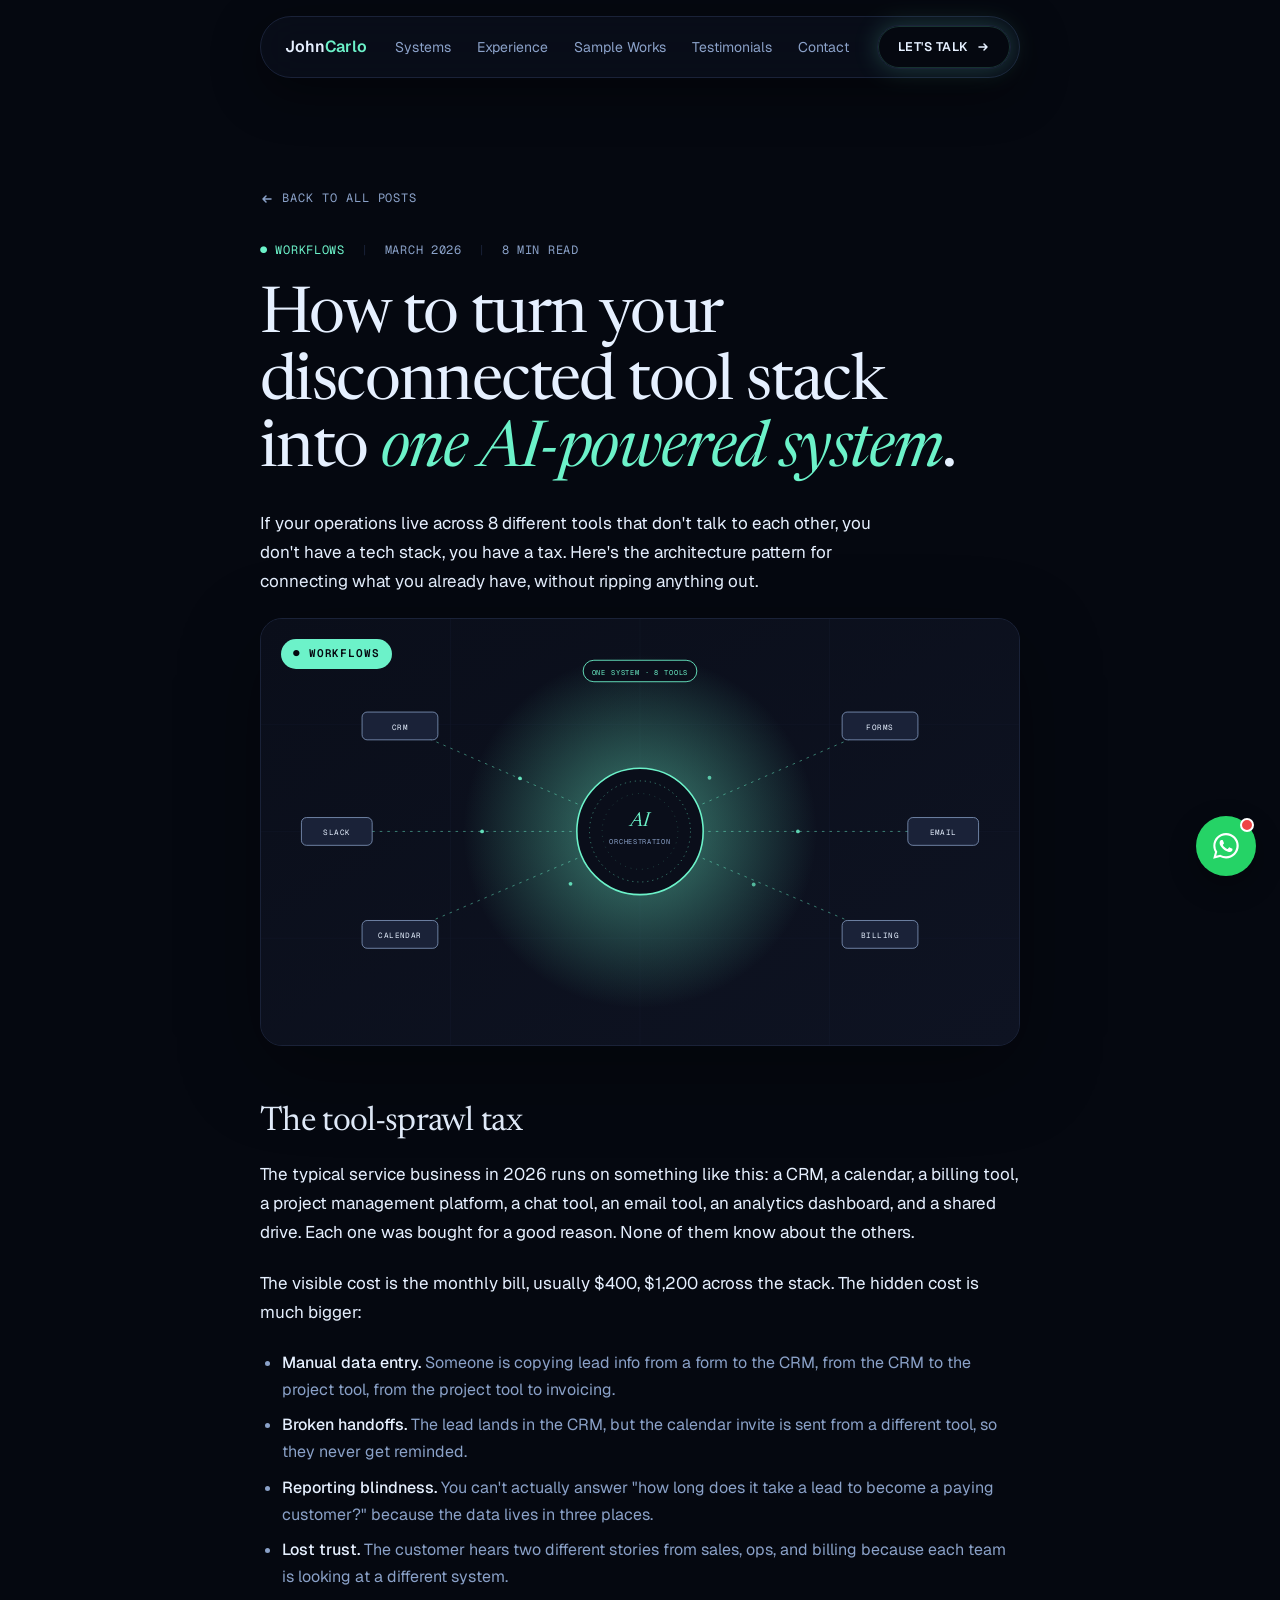
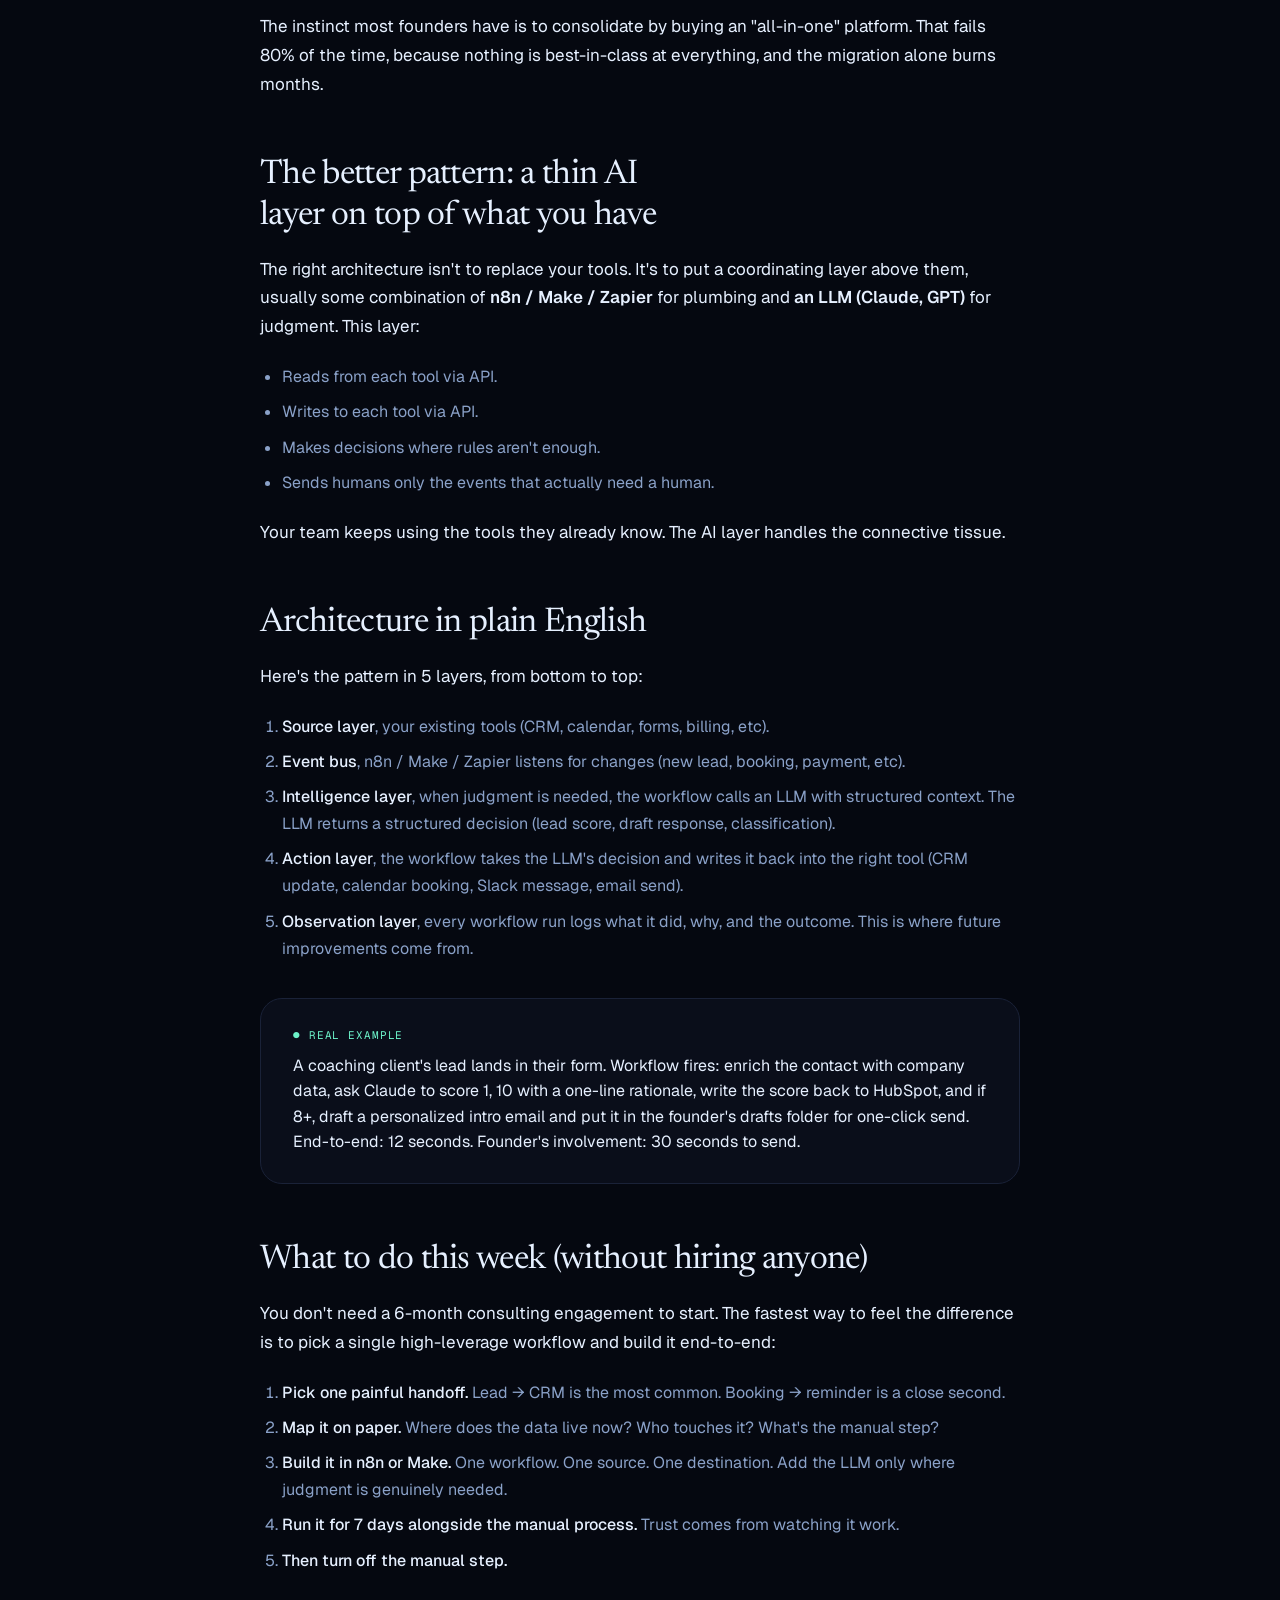
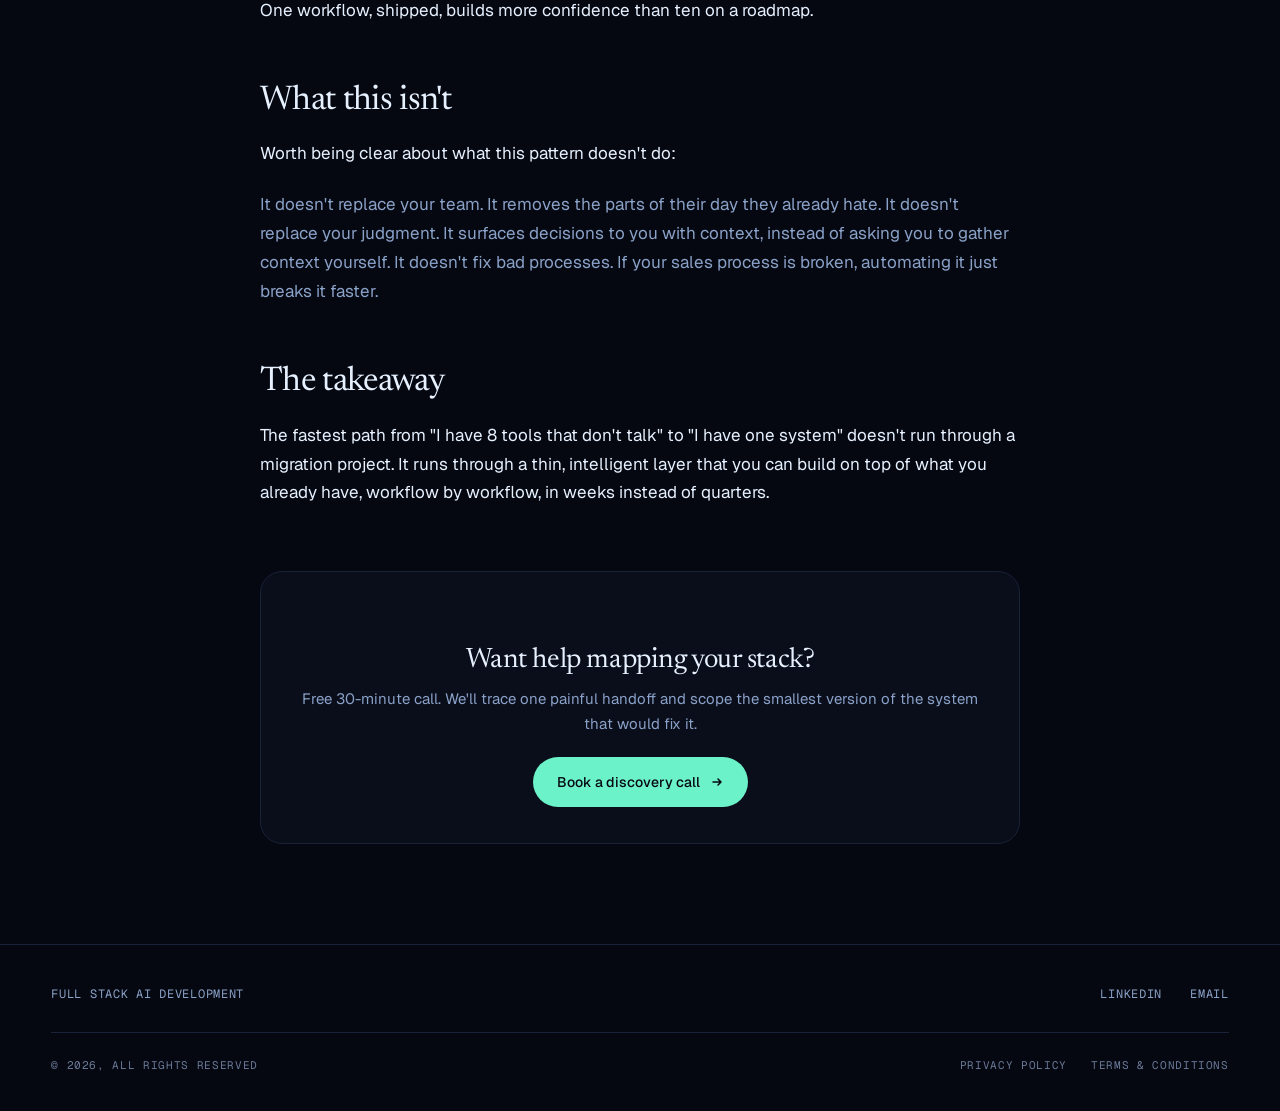
<file: blog/connected-ai-tool-stack.html>
<!DOCTYPE html>
<html lang="en">
<head>
<meta charset="UTF-8" />
<meta name="viewport" content="width=device-width, initial-scale=1.0" />
<title>Turn Your Disconnected Tool Stack Into One AI-Powered System, John Carlo Caintic</title>
<meta name="description" content="Most service businesses run on 8 disconnected tools. Here's the architecture pattern for tying them into one AI-powered system, without replacing anything." />
<link rel="preconnect" href="https://fonts.googleapis.com" />
<link rel="preconnect" href="https://fonts.gstatic.com" crossorigin />
<link href="https://fonts.googleapis.com/css2?family=Newsreader:ital,opsz,wght@0,6..72,300..700;1,6..72,300..700&family=Geist:wght@300;400;500;600;700&family=Geist+Mono:wght@400;500;600&display=swap" rel="stylesheet" />
<link rel="stylesheet" href="/blog/blog.css" />
<link rel="stylesheet" href="/assets/mobile.css?v=a6be1282b0" data-mobile-css />
</head>
<body>

<div class="nav-wrap">
  <nav class="nav-pill">
    <a href="/" class="brand">John<span>Carlo</span></a>
    <div class="links">
      <a href="/#services">Systems</a>
      <a href="/#about">Experience</a>
      <a href="/#work">Sample Works</a>
      <a href="/#testimonials">Testimonials</a>
      <a href="/book.html">Contact</a>
    </div>
    <a href="/book.html" class="cta">Let's talk
      <svg width="14" height="14" viewBox="0 0 14 14" fill="none"><path d="M3 7h8m-3-3 3 3-3 3" stroke="currentColor" stroke-width="1.5" stroke-linecap="round" stroke-linejoin="round" /></svg>
    </a>
  </nav>
</div>

<main>
  <div class="article">
    <a href="/#blog" class="back-link">
      <svg width="14" height="14" viewBox="0 0 14 14" fill="none"><path d="M11 7H3m3-3-3 3 3 3" stroke="currentColor" stroke-width="1.5" stroke-linecap="round" stroke-linejoin="round" /></svg>
      Back to all posts
    </a>

    <div class="meta">
      <span class="tag">● Workflows</span>
      <span class="dot">|</span>
      <span>March 2026</span>
      <span class="dot">|</span>
      <span>8 min read</span>
    </div>

    <h1 class="title">How to turn your disconnected tool stack into <em>one AI-powered system</em>.</h1>

    <p class="lede">If your operations live across 8 different tools that don't talk to each other, you don't have a tech stack, you have a tax. Here's the architecture pattern for connecting what you already have, without ripping anything out.</p>

    <div class="hero-image" aria-label="Disconnected tools tied together by a central AI orchestration hub">
      <span class="badge">● Workflows</span>
      <svg viewBox="0 0 1200 675" preserveAspectRatio="xMidYMid slice" xmlns="http://www.w3.org/2000/svg">
        <defs>
          <linearGradient id="bg3" x1="0" y1="0" x2="1" y2="1">
            <stop offset="0%" stop-color="#0a0e1a" />
            <stop offset="100%" stop-color="#0e1322" />
          </linearGradient>
          <radialGradient id="hubGlow" cx="50%" cy="50%" r="50%">
            <stop offset="0%" stop-color="#6cf2c9" stop-opacity="0.5" />
            <stop offset="100%" stop-color="#6cf2c9" stop-opacity="0" />
          </radialGradient>
        </defs>
        <rect width="1200" height="675" fill="url(#bg3)" />
        <!-- Subtle grid -->
        <g stroke="#1a2238" stroke-width="1" opacity="0.4">
          <line x1="0" y1="168" x2="1200" y2="168" />
          <line x1="0" y1="337" x2="1200" y2="337" />
          <line x1="0" y1="506" x2="1200" y2="506" />
          <line x1="300" y1="0" x2="300" y2="675" />
          <line x1="600" y1="0" x2="600" y2="675" />
          <line x1="900" y1="0" x2="900" y2="675" />
        </g>
        <!-- Hub glow -->
        <circle cx="600" cy="337" r="280" fill="url(#hubGlow)" />
        <!-- Connecting lines (orbit hub → satellite tools) -->
        <g stroke="#6cf2c9" stroke-width="1.4" stroke-dasharray="4 8" fill="none" opacity="0.55">
          <line x1="600" y1="337" x2="220" y2="170" />
          <line x1="600" y1="337" x2="220" y2="500" />
          <line x1="600" y1="337" x2="980" y2="170" />
          <line x1="600" y1="337" x2="980" y2="500" />
          <line x1="600" y1="337" x2="120" y2="337" />
          <line x1="600" y1="337" x2="1080" y2="337" />
        </g>
        <!-- Satellite tool boxes -->
        <g font-family="Geist Mono, monospace" font-size="12" letter-spacing="0.06em">
          <g transform="translate(220 170)">
            <rect x="-60" y="-22" width="120" height="44" rx="8" fill="#1a2238" stroke="#8aa1c8" stroke-width="1.2" />
            <text x="0" y="6" fill="#e6f0ff" text-anchor="middle">CRM</text>
          </g>
          <g transform="translate(220 500)">
            <rect x="-60" y="-22" width="120" height="44" rx="8" fill="#1a2238" stroke="#8aa1c8" stroke-width="1.2" />
            <text x="0" y="6" fill="#e6f0ff" text-anchor="middle">CALENDAR</text>
          </g>
          <g transform="translate(980 170)">
            <rect x="-60" y="-22" width="120" height="44" rx="8" fill="#1a2238" stroke="#8aa1c8" stroke-width="1.2" />
            <text x="0" y="6" fill="#e6f0ff" text-anchor="middle">FORMS</text>
          </g>
          <g transform="translate(980 500)">
            <rect x="-60" y="-22" width="120" height="44" rx="8" fill="#1a2238" stroke="#8aa1c8" stroke-width="1.2" />
            <text x="0" y="6" fill="#e6f0ff" text-anchor="middle">BILLING</text>
          </g>
          <g transform="translate(120 337)">
            <rect x="-56" y="-22" width="112" height="44" rx="8" fill="#1a2238" stroke="#8aa1c8" stroke-width="1.2" />
            <text x="0" y="6" fill="#e6f0ff" text-anchor="middle">SLACK</text>
          </g>
          <g transform="translate(1080 337)">
            <rect x="-56" y="-22" width="112" height="44" rx="8" fill="#1a2238" stroke="#8aa1c8" stroke-width="1.2" />
            <text x="0" y="6" fill="#e6f0ff" text-anchor="middle">EMAIL</text>
          </g>
        </g>
        <!-- Central AI hub -->
        <g transform="translate(600 337)">
          <circle r="100" fill="#0a0e1a" stroke="#6cf2c9" stroke-width="2.5" />
          <circle r="80" fill="none" stroke="#6cf2c9" stroke-width="1" stroke-dasharray="2 6" opacity="0.7" />
          <circle r="60" fill="none" stroke="#6cf2c9" stroke-width="1" stroke-dasharray="1 8" opacity="0.5" />
          <text y="-8" font-family="Newsreader, serif" font-size="32" font-style="italic" fill="#6cf2c9" text-anchor="middle">AI</text>
          <text y="20" font-family="Geist Mono, monospace" font-size="11" fill="#8aa1c8" text-anchor="middle" letter-spacing="0.1em">ORCHESTRATION</text>
        </g>
        <!-- Data flow particles -->
        <g fill="#6cf2c9">
          <circle cx="410" cy="253" r="3" opacity="0.9" />
          <circle cx="780" cy="421" r="3" opacity="0.7" />
          <circle cx="490" cy="420" r="3" opacity="0.85" />
          <circle cx="710" cy="252" r="3" opacity="0.75" />
          <circle cx="350" cy="337" r="3" opacity="0.9" />
          <circle cx="850" cy="337" r="3" opacity="0.85" />
        </g>
        <!-- Header label -->
        <g transform="translate(600 84)">
          <rect x="-90" y="-18" width="180" height="34" rx="17" fill="#0a0e1a" stroke="#6cf2c9" stroke-width="1.4" />
          <text x="0" y="5" font-family="Geist Mono, monospace" font-size="11" fill="#6cf2c9" text-anchor="middle" letter-spacing="0.12em">ONE SYSTEM · 8 TOOLS</text>
        </g>
      </svg>
    </div>

    <h2>The tool-sprawl tax</h2>
    <p>The typical service business in 2026 runs on something like this: a CRM, a calendar, a billing tool, a project management platform, a chat tool, an email tool, an analytics dashboard, and a shared drive. Each one was bought for a good reason. None of them know about the others.</p>
    <p>The visible cost is the monthly bill, usually $400, $1,200 across the stack. The hidden cost is much bigger:</p>
    <ul>
      <li><strong>Manual data entry.</strong> Someone is copying lead info from a form to the CRM, from the CRM to the project tool, from the project tool to invoicing.</li>
      <li><strong>Broken handoffs.</strong> The lead lands in the CRM, but the calendar invite is sent from a different tool, so they never get reminded.</li>
      <li><strong>Reporting blindness.</strong> You can't actually answer "how long does it take a lead to become a paying customer?" because the data lives in three places.</li>
      <li><strong>Lost trust.</strong> The customer hears two different stories from sales, ops, and billing because each team is looking at a different system.</li>
    </ul>
    <p>The instinct most founders have is to consolidate by buying an "all-in-one" platform. That fails 80% of the time, because nothing is best-in-class at everything, and the migration alone burns months.</p>

    <h2>The better pattern: a thin AI layer on top of what you have</h2>
    <p>The right architecture isn't to replace your tools. It's to put a coordinating layer above them, usually some combination of <strong>n8n / Make / Zapier</strong> for plumbing and <strong>an LLM (Claude, GPT)</strong> for judgment. This layer:</p>
    <ul>
      <li>Reads from each tool via API.</li>
      <li>Writes to each tool via API.</li>
      <li>Makes decisions where rules aren't enough.</li>
      <li>Sends humans only the events that actually need a human.</li>
    </ul>
    <p>Your team keeps using the tools they already know. The AI layer handles the connective tissue.</p>

    <h2>Architecture in plain English</h2>
    <p>Here's the pattern in 5 layers, from bottom to top:</p>
    <ol>
      <li><strong>Source layer</strong>, your existing tools (CRM, calendar, forms, billing, etc).</li>
      <li><strong>Event bus</strong>, n8n / Make / Zapier listens for changes (new lead, booking, payment, etc).</li>
      <li><strong>Intelligence layer</strong>, when judgment is needed, the workflow calls an LLM with structured context. The LLM returns a structured decision (lead score, draft response, classification).</li>
      <li><strong>Action layer</strong>, the workflow takes the LLM's decision and writes it back into the right tool (CRM update, calendar booking, Slack message, email send).</li>
      <li><strong>Observation layer</strong>, every workflow run logs what it did, why, and the outcome. This is where future improvements come from.</li>
    </ol>

    <div class="callout">
      <div class="label">● Real example</div>
      <div class="body">A coaching client's lead lands in their form. Workflow fires: enrich the contact with company data, ask Claude to score 1, 10 with a one-line rationale, write the score back to HubSpot, and if 8+, draft a personalized intro email and put it in the founder's drafts folder for one-click send. End-to-end: 12 seconds. Founder's involvement: 30 seconds to send.</div>
    </div>

    <h2>What to do this week (without hiring anyone)</h2>
    <p>You don't need a 6-month consulting engagement to start. The fastest way to feel the difference is to pick a single high-leverage workflow and build it end-to-end:</p>
    <ol>
      <li><strong>Pick one painful handoff.</strong> Lead → CRM is the most common. Booking → reminder is a close second.</li>
      <li><strong>Map it on paper.</strong> Where does the data live now? Who touches it? What's the manual step?</li>
      <li><strong>Build it in n8n or Make.</strong> One workflow. One source. One destination. Add the LLM only where judgment is genuinely needed.</li>
      <li><strong>Run it for 7 days alongside the manual process.</strong> Trust comes from watching it work.</li>
      <li><strong>Then turn off the manual step.</strong></li>
    </ol>
    <p>One workflow, shipped, builds more confidence than ten on a roadmap.</p>

    <h2>What this isn't</h2>
    <p>Worth being clear about what this pattern doesn't do:</p>
    <p class="dim">It doesn't replace your team. It removes the parts of their day they already hate. It doesn't replace your judgment. It surfaces decisions to you with context, instead of asking you to gather context yourself. It doesn't fix bad processes. If your sales process is broken, automating it just breaks it faster.</p>

    <h2>The takeaway</h2>
    <p>The fastest path from "I have 8 tools that don't talk" to "I have one system" doesn't run through a migration project. It runs through a thin, intelligent layer that you can build on top of what you already have, workflow by workflow, in weeks instead of quarters.</p>

    <div class="cta-card">
      <h3>Want help mapping your stack?</h3>
      <p>Free 30-minute call. We'll trace one painful handoff and scope the smallest version of the system that would fix it.</p>
      <a href="/book.html" class="cta-button">Book a discovery call
        <svg width="14" height="14" viewBox="0 0 14 14" fill="none"><path d="M3 7h8m-3-3 3 3-3 3" stroke="currentColor" stroke-width="1.5" stroke-linecap="round" stroke-linejoin="round" /></svg>
      </a>
    </div>
  </div>
</main>

<footer>
  <div class="footer-row">
    <div>Full Stack AI Development</div>
    <div class="footer-social">
      <a href="https://www.linkedin.com/in/john-carlo-caintic-6193a8268/" target="_blank" rel="noopener noreferrer">LinkedIn</a>
      <a href="mailto:cainticjohncarlo@gmail.com">Email</a>
    </div>
  </div>
  <div class="footer-row bottom">
    <span>© 2026, All rights reserved</span>
    <div class="legal">
      <a href="/privacy.html">Privacy Policy</a>
      <a href="/terms.html">Terms &amp; Conditions</a>
    </div>
  </div>
</footer>

<script src="/assets/whatsapp.js" defer></script>
</body>
</html>
</file>
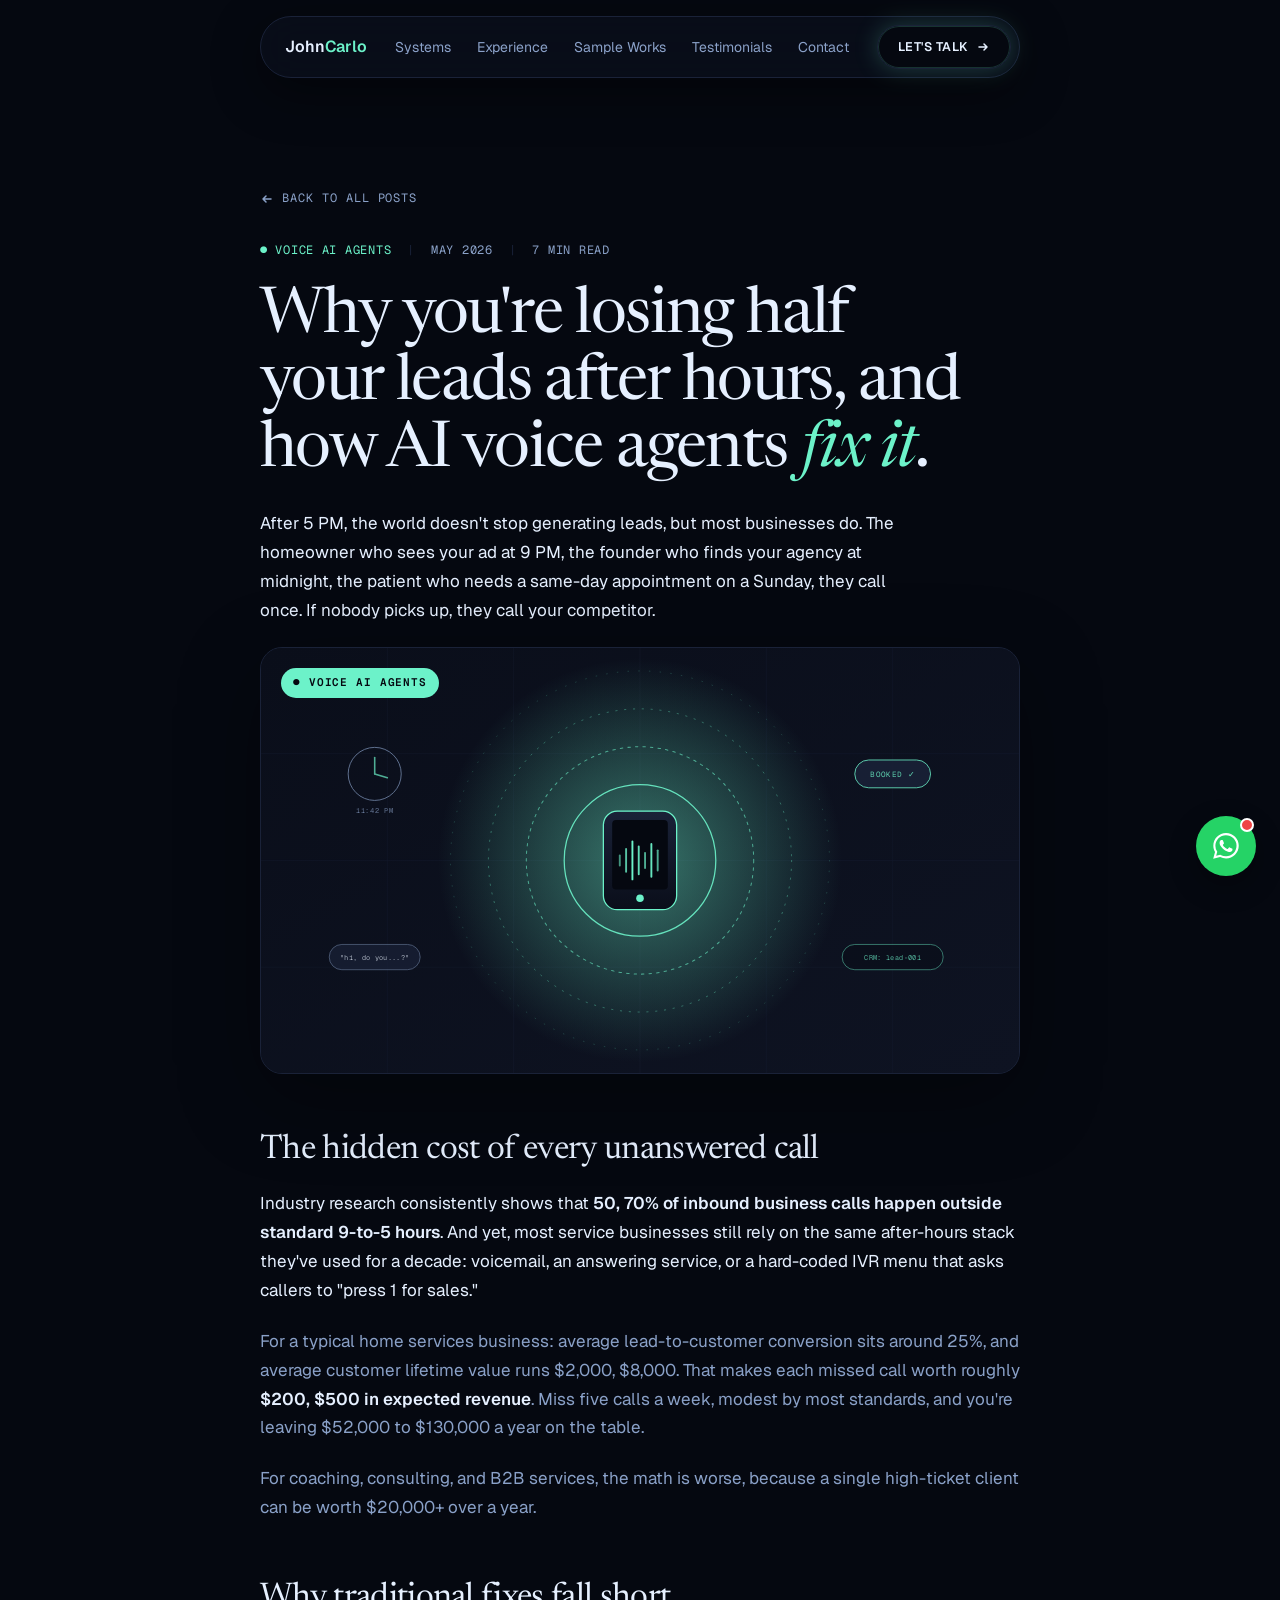
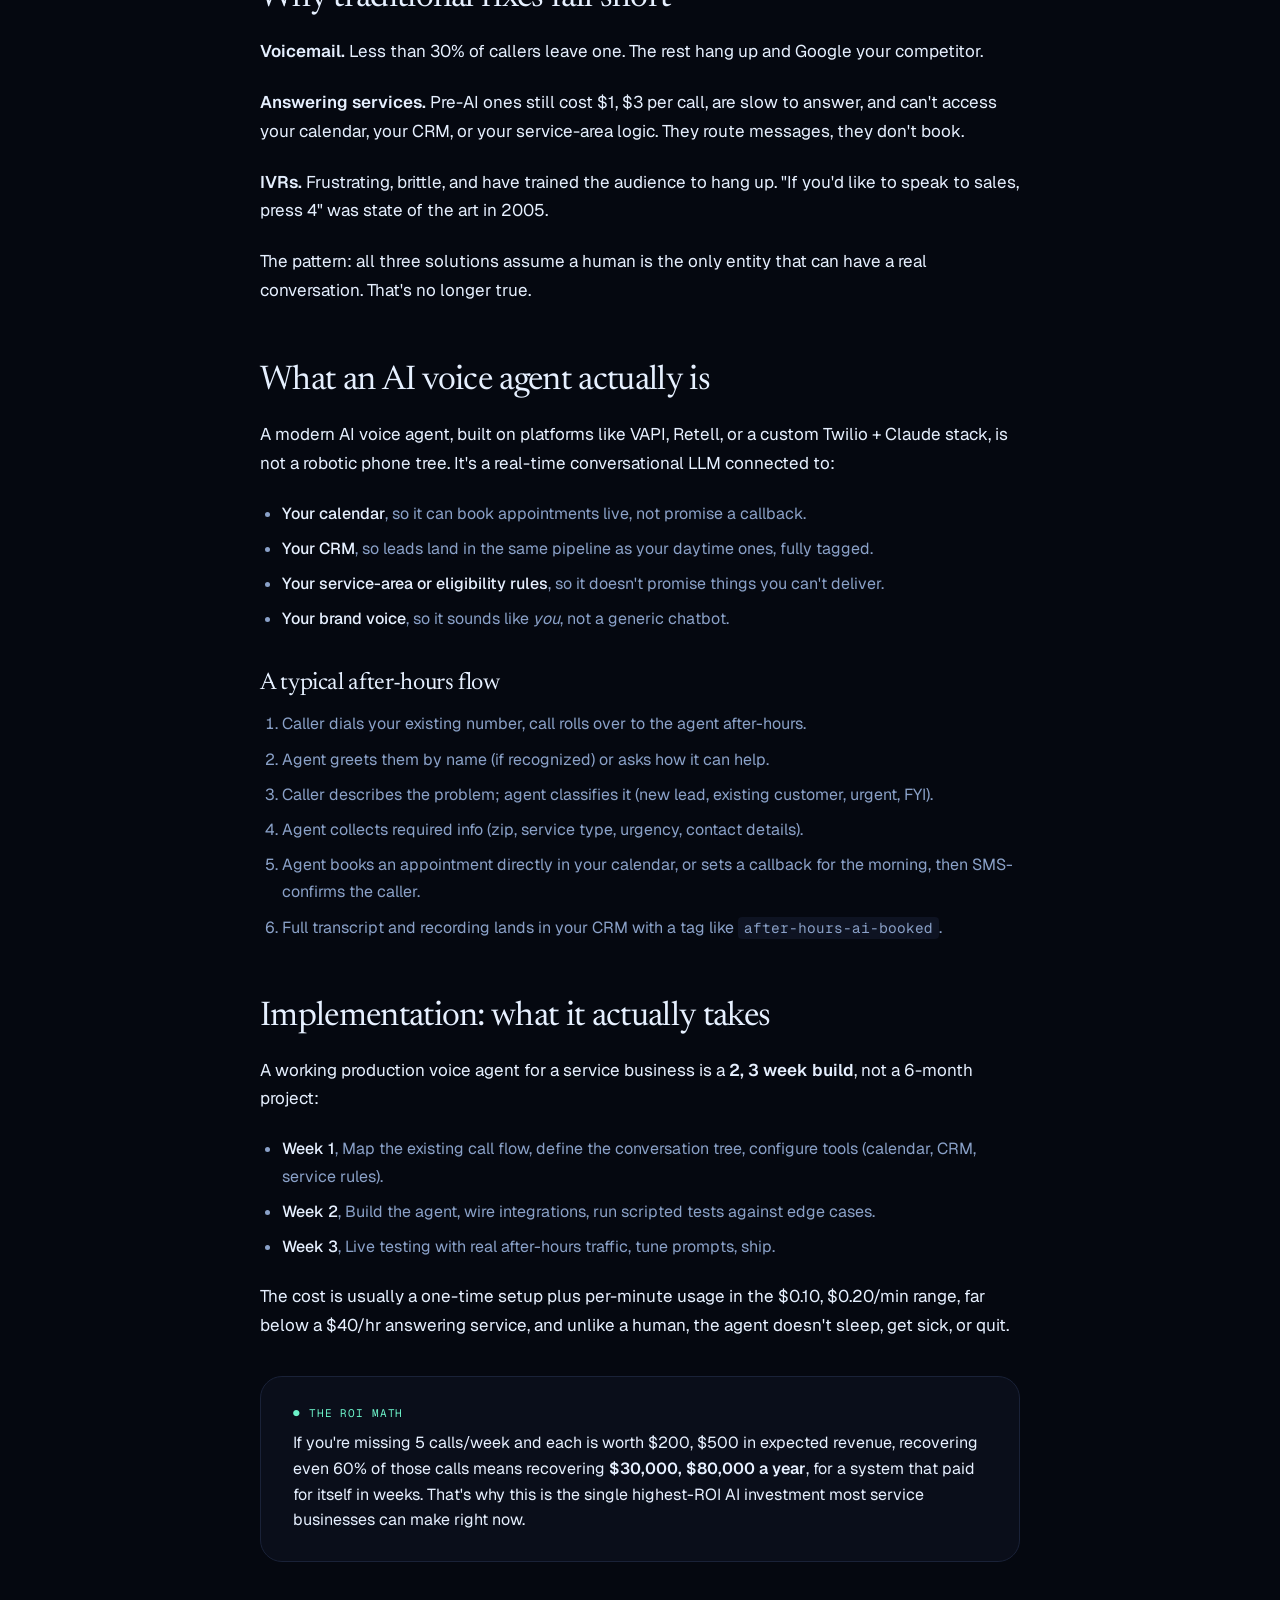
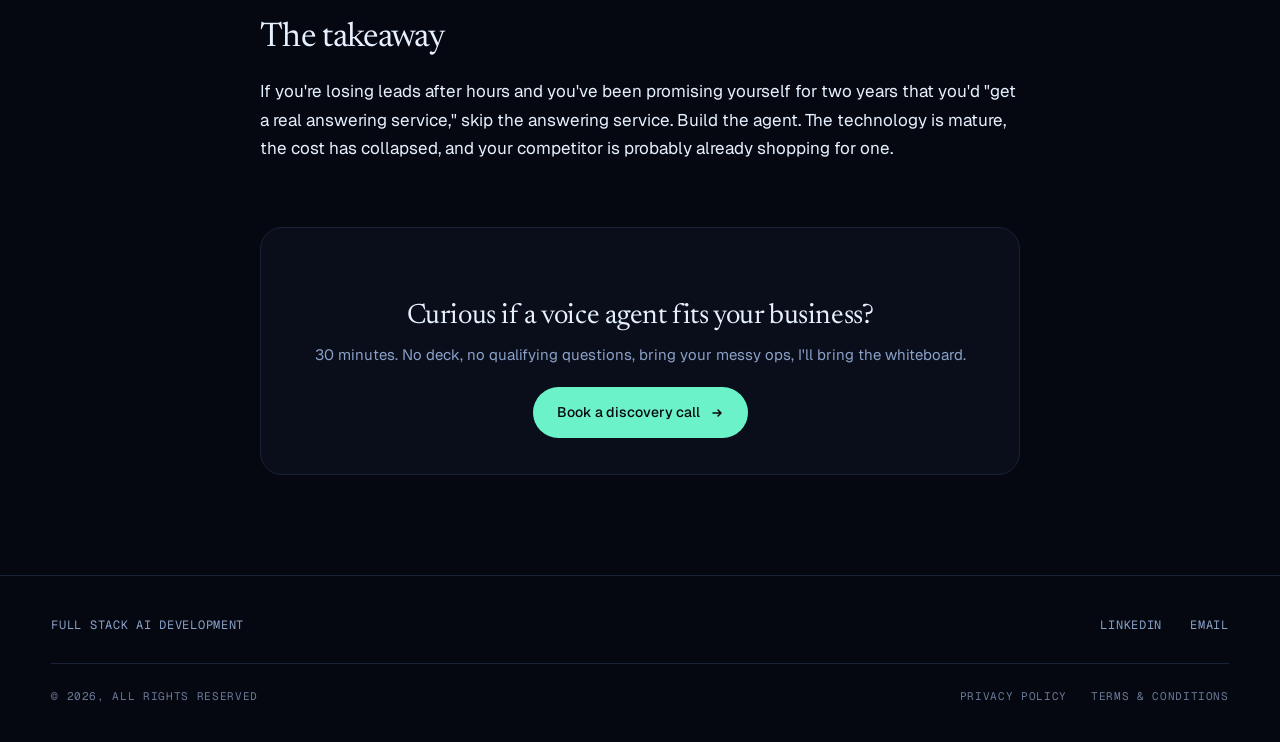
<file: blog/lost-leads-after-hours.html>
<!DOCTYPE html>
<html lang="en">
<head>
<meta charset="UTF-8" />
<meta name="viewport" content="width=device-width, initial-scale=1.0" />
<title>Why You're Losing Half Your Leads After Hours, John Carlo Caintic</title>
<meta name="description" content="50, 70% of inbound business calls happen outside business hours. If you're not capturing them, you're funding your competitor. Here's how AI voice agents fix it." />
<link rel="preconnect" href="https://fonts.googleapis.com" />
<link rel="preconnect" href="https://fonts.gstatic.com" crossorigin />
<link href="https://fonts.googleapis.com/css2?family=Newsreader:ital,opsz,wght@0,6..72,300..700;1,6..72,300..700&family=Geist:wght@300;400;500;600;700&family=Geist+Mono:wght@400;500;600&display=swap" rel="stylesheet" />
<link rel="stylesheet" href="/blog/blog.css" />
<link rel="stylesheet" href="/assets/mobile.css?v=a6be1282b0" data-mobile-css />
</head>
<body>

<div class="nav-wrap">
  <nav class="nav-pill">
    <a href="/" class="brand">John<span>Carlo</span></a>
    <div class="links">
      <a href="/#services">Systems</a>
      <a href="/#about">Experience</a>
      <a href="/#work">Sample Works</a>
      <a href="/#testimonials">Testimonials</a>
      <a href="/book.html">Contact</a>
    </div>
    <a href="/book.html" class="cta">Let's talk
      <svg width="14" height="14" viewBox="0 0 14 14" fill="none"><path d="M3 7h8m-3-3 3 3-3 3" stroke="currentColor" stroke-width="1.5" stroke-linecap="round" stroke-linejoin="round" /></svg>
    </a>
  </nav>
</div>

<main>
  <div class="article">
    <a href="/#blog" class="back-link">
      <svg width="14" height="14" viewBox="0 0 14 14" fill="none"><path d="M11 7H3m3-3-3 3 3 3" stroke="currentColor" stroke-width="1.5" stroke-linecap="round" stroke-linejoin="round" /></svg>
      Back to all posts
    </a>

    <div class="meta">
      <span class="tag">● Voice AI Agents</span>
      <span class="dot">|</span>
      <span>May 2026</span>
      <span class="dot">|</span>
      <span>7 min read</span>
    </div>

    <h1 class="title">Why you're losing half your leads after hours, and how AI voice agents <em>fix it</em>.</h1>

    <p class="lede">After 5 PM, the world doesn't stop generating leads, but most businesses do. The homeowner who sees your ad at 9 PM, the founder who finds your agency at midnight, the patient who needs a same-day appointment on a Sunday, they call once. If nobody picks up, they call your competitor.</p>

    <div class="hero-image" aria-label="An AI voice agent on call after hours, with sound waves illustrating real-time conversation">
      <span class="badge">● Voice AI Agents</span>
      <svg viewBox="0 0 1200 675" preserveAspectRatio="xMidYMid slice" xmlns="http://www.w3.org/2000/svg">
        <defs>
          <linearGradient id="bg1" x1="0" y1="0" x2="1" y2="1">
            <stop offset="0%" stop-color="#0a0e1a" />
            <stop offset="100%" stop-color="#0e1322" />
          </linearGradient>
          <radialGradient id="glow1" cx="50%" cy="50%" r="50%">
            <stop offset="0%" stop-color="#6cf2c9" stop-opacity="0.45" />
            <stop offset="100%" stop-color="#6cf2c9" stop-opacity="0" />
          </radialGradient>
          <linearGradient id="phoneGrad" x1="0" y1="0" x2="0" y2="1">
            <stop offset="0%" stop-color="#1a2238" />
            <stop offset="100%" stop-color="#0a0e1a" />
          </linearGradient>
        </defs>
        <rect width="1200" height="675" fill="url(#bg1)" />
        <!-- Subtle grid -->
        <g stroke="#1a2238" stroke-width="1" opacity="0.5">
          <line x1="0" y1="168" x2="1200" y2="168" />
          <line x1="0" y1="337" x2="1200" y2="337" />
          <line x1="0" y1="506" x2="1200" y2="506" />
          <line x1="200" y1="0" x2="200" y2="675" />
          <line x1="400" y1="0" x2="400" y2="675" />
          <line x1="600" y1="0" x2="600" y2="675" />
          <line x1="800" y1="0" x2="800" y2="675" />
          <line x1="1000" y1="0" x2="1000" y2="675" />
        </g>
        <!-- Center glow -->
        <circle cx="600" cy="337" r="320" fill="url(#glow1)" />
        <!-- Sound waves emanating -->
        <g fill="none" stroke="#6cf2c9" stroke-linecap="round">
          <circle cx="600" cy="337" r="120" stroke-width="2" opacity="0.9" />
          <circle cx="600" cy="337" r="180" stroke-width="1.6" opacity="0.6" stroke-dasharray="4 8" />
          <circle cx="600" cy="337" r="240" stroke-width="1.4" opacity="0.4" stroke-dasharray="2 12" />
          <circle cx="600" cy="337" r="300" stroke-width="1.2" opacity="0.25" stroke-dasharray="1 16" />
        </g>
        <!-- Phone receiver -->
        <g transform="translate(600 337)">
          <rect x="-58" y="-78" width="116" height="156" rx="22" fill="url(#phoneGrad)" stroke="#6cf2c9" stroke-width="2" />
          <rect x="-44" y="-64" width="88" height="110" rx="6" fill="#050810" />
          <circle cx="0" cy="60" r="6" fill="#6cf2c9" />
          <!-- Waveform on screen -->
          <g stroke="#6cf2c9" stroke-width="3" stroke-linecap="round">
            <line x1="-32" y1="-8" x2="-32" y2="8" opacity="0.6" />
            <line x1="-22" y1="-18" x2="-22" y2="18" opacity="0.8" />
            <line x1="-12" y1="-30" x2="-12" y2="30" />
            <line x1="-2" y1="-22" x2="-2" y2="22" opacity="0.9" />
            <line x1="8" y1="-12" x2="8" y2="12" opacity="0.7" />
            <line x1="18" y1="-26" x2="18" y2="26" opacity="0.95" />
            <line x1="28" y1="-16" x2="28" y2="16" opacity="0.7" />
          </g>
        </g>
        <!-- Side accents: clock + chat bubbles -->
        <g transform="translate(180 200)" opacity="0.7">
          <circle cx="0" cy="0" r="42" fill="none" stroke="#8aa1c8" stroke-width="1.5" />
          <line x1="0" y1="0" x2="0" y2="-26" stroke="#6cf2c9" stroke-width="2.5" stroke-linecap="round" />
          <line x1="0" y1="0" x2="20" y2="6" stroke="#6cf2c9" stroke-width="2.5" stroke-linecap="round" />
          <text x="0" y="62" font-family="Geist Mono, monospace" font-size="11" fill="#8aa1c8" text-anchor="middle" letter-spacing="0.1em">11:42 PM</text>
        </g>
        <g transform="translate(1000 200)" opacity="0.85">
          <rect x="-60" y="-22" width="120" height="44" rx="22" fill="#1a2238" stroke="#6cf2c9" stroke-width="1.5" />
          <text x="0" y="5" font-family="Geist Mono, monospace" font-size="12" fill="#6cf2c9" text-anchor="middle" letter-spacing="0.05em">BOOKED ✓</text>
        </g>
        <g transform="translate(180 490)" opacity="0.7">
          <rect x="-72" y="-20" width="144" height="40" rx="20" fill="#1a2238" stroke="#8aa1c8" stroke-width="1" />
          <text x="0" y="5" font-family="Geist Mono, monospace" font-size="11" fill="#e6f0ff" text-anchor="middle" letter-spacing="0.05em">"hi, do you...?"</text>
        </g>
        <g transform="translate(1000 490)" opacity="0.7">
          <rect x="-80" y="-20" width="160" height="40" rx="20" fill="#0a0e1a" stroke="#6cf2c9" stroke-width="1" />
          <text x="0" y="5" font-family="Geist Mono, monospace" font-size="11" fill="#6cf2c9" text-anchor="middle" letter-spacing="0.05em">CRM: lead-001</text>
        </g>
      </svg>
    </div>

    <h2>The hidden cost of every unanswered call</h2>
    <p>Industry research consistently shows that <strong>50, 70% of inbound business calls happen outside standard 9-to-5 hours</strong>. And yet, most service businesses still rely on the same after-hours stack they've used for a decade: voicemail, an answering service, or a hard-coded IVR menu that asks callers to "press 1 for sales."</p>
    <p class="dim">For a typical home services business: average lead-to-customer conversion sits around 25%, and average customer lifetime value runs $2,000, $8,000. That makes each missed call worth roughly <strong>$200, $500 in expected revenue</strong>. Miss five calls a week, modest by most standards, and you're leaving $52,000 to $130,000 a year on the table.</p>
    <p class="dim">For coaching, consulting, and B2B services, the math is worse, because a single high-ticket client can be worth $20,000+ over a year.</p>

    <h2>Why traditional fixes fall short</h2>
    <p><strong>Voicemail.</strong> Less than 30% of callers leave one. The rest hang up and Google your competitor.</p>
    <p><strong>Answering services.</strong> Pre-AI ones still cost $1, $3 per call, are slow to answer, and can't access your calendar, your CRM, or your service-area logic. They route messages, they don't book.</p>
    <p><strong>IVRs.</strong> Frustrating, brittle, and have trained the audience to hang up. "If you'd like to speak to sales, press 4" was state of the art in 2005.</p>
    <p>The pattern: all three solutions assume a human is the only entity that can have a real conversation. That's no longer true.</p>

    <h2>What an AI voice agent actually is</h2>
    <p>A modern AI voice agent, built on platforms like VAPI, Retell, or a custom Twilio + Claude stack, is not a robotic phone tree. It's a real-time conversational LLM connected to:</p>
    <ul>
      <li><strong>Your calendar</strong>, so it can book appointments live, not promise a callback.</li>
      <li><strong>Your CRM</strong>, so leads land in the same pipeline as your daytime ones, fully tagged.</li>
      <li><strong>Your service-area or eligibility rules</strong>, so it doesn't promise things you can't deliver.</li>
      <li><strong>Your brand voice</strong>, so it sounds like <em>you</em>, not a generic chatbot.</li>
    </ul>

    <h3>A typical after-hours flow</h3>
    <ol>
      <li>Caller dials your existing number, call rolls over to the agent after-hours.</li>
      <li>Agent greets them by name (if recognized) or asks how it can help.</li>
      <li>Caller describes the problem; agent classifies it (new lead, existing customer, urgent, FYI).</li>
      <li>Agent collects required info (zip, service type, urgency, contact details).</li>
      <li>Agent books an appointment directly in your calendar, or sets a callback for the morning, then SMS-confirms the caller.</li>
      <li>Full transcript and recording lands in your CRM with a tag like <code>after-hours-ai-booked</code>.</li>
    </ol>

    <h2>Implementation: what it actually takes</h2>
    <p>A working production voice agent for a service business is a <strong>2, 3 week build</strong>, not a 6-month project:</p>
    <ul>
      <li><strong>Week 1</strong>, Map the existing call flow, define the conversation tree, configure tools (calendar, CRM, service rules).</li>
      <li><strong>Week 2</strong>, Build the agent, wire integrations, run scripted tests against edge cases.</li>
      <li><strong>Week 3</strong>, Live testing with real after-hours traffic, tune prompts, ship.</li>
    </ul>
    <p>The cost is usually a one-time setup plus per-minute usage in the $0.10, $0.20/min range, far below a $40/hr answering service, and unlike a human, the agent doesn't sleep, get sick, or quit.</p>

    <div class="callout">
      <div class="label">● The ROI math</div>
      <div class="body">If you're missing 5 calls/week and each is worth $200, $500 in expected revenue, recovering even 60% of those calls means recovering <strong>$30,000, $80,000 a year</strong>, for a system that paid for itself in weeks. That's why this is the single highest-ROI AI investment most service businesses can make right now.</div>
    </div>

    <h2>The takeaway</h2>
    <p>If you're losing leads after hours and you've been promising yourself for two years that you'd "get a real answering service," skip the answering service. Build the agent. The technology is mature, the cost has collapsed, and your competitor is probably already shopping for one.</p>

    <div class="cta-card">
      <h3>Curious if a voice agent fits your business?</h3>
      <p>30 minutes. No deck, no qualifying questions, bring your messy ops, I'll bring the whiteboard.</p>
      <a href="/book.html" class="cta-button">Book a discovery call
        <svg width="14" height="14" viewBox="0 0 14 14" fill="none"><path d="M3 7h8m-3-3 3 3-3 3" stroke="currentColor" stroke-width="1.5" stroke-linecap="round" stroke-linejoin="round" /></svg>
      </a>
    </div>
  </div>
</main>

<footer>
  <div class="footer-row">
    <div>Full Stack AI Development</div>
    <div class="footer-social">
      <a href="https://www.linkedin.com/in/john-carlo-caintic-6193a8268/" target="_blank" rel="noopener noreferrer">LinkedIn</a>
      <a href="mailto:cainticjohncarlo@gmail.com">Email</a>
    </div>
  </div>
  <div class="footer-row bottom">
    <span>© 2026, All rights reserved</span>
    <div class="legal">
      <a href="/privacy.html">Privacy Policy</a>
      <a href="/terms.html">Terms &amp; Conditions</a>
    </div>
  </div>
</footer>

<script src="/assets/whatsapp.js" defer></script>
</body>
</html>
</file>
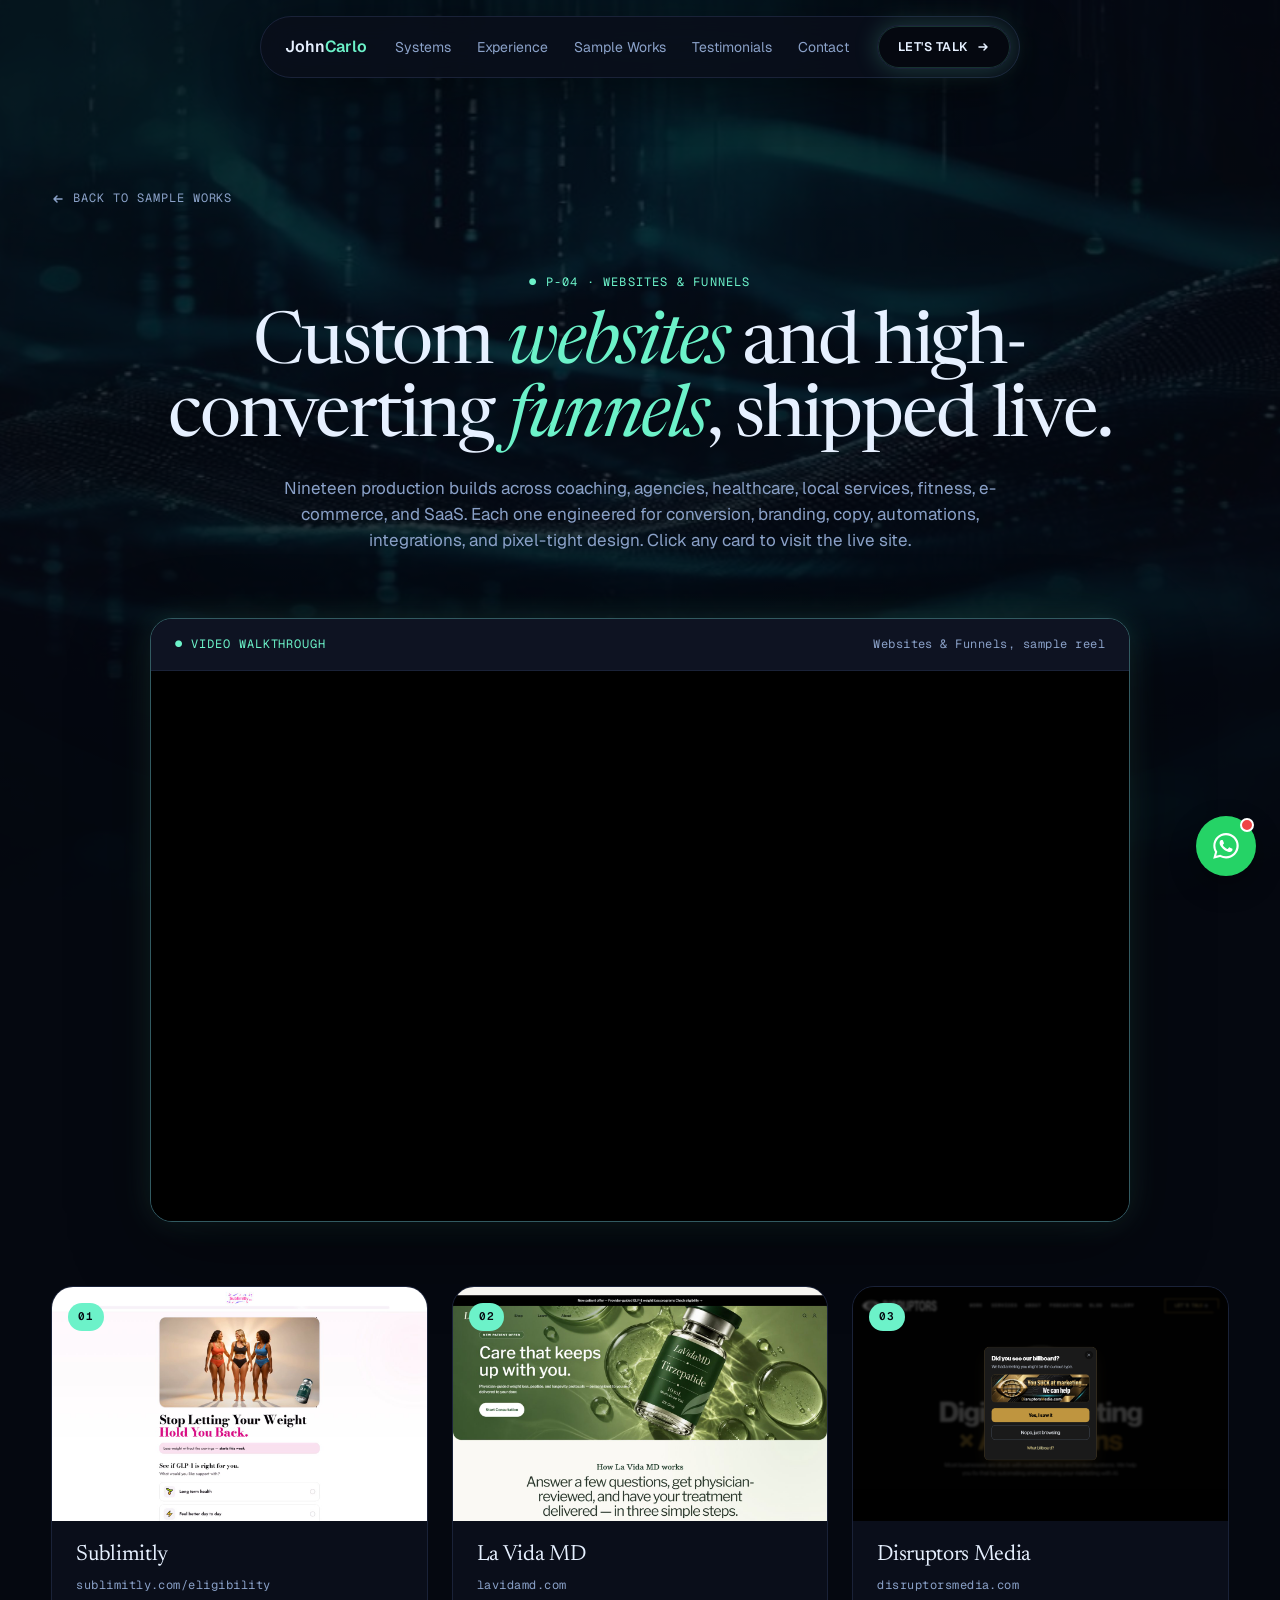
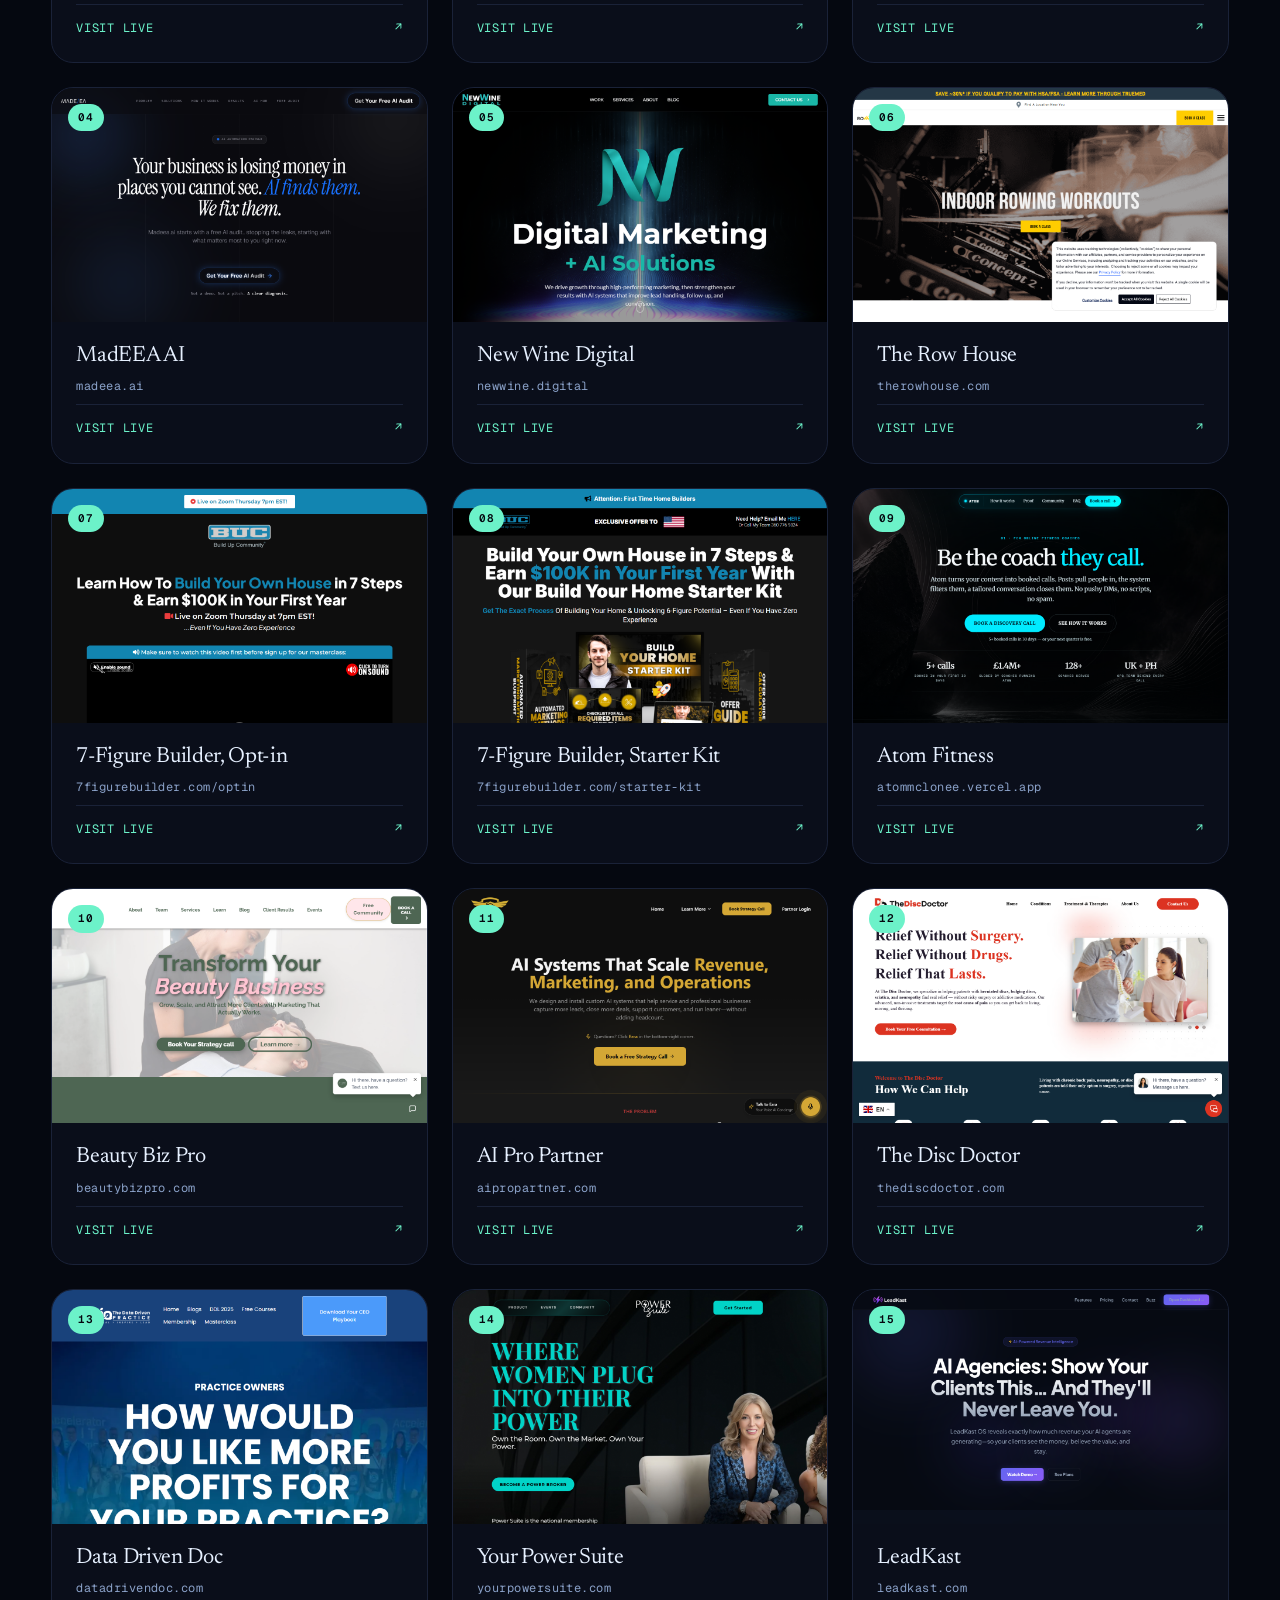
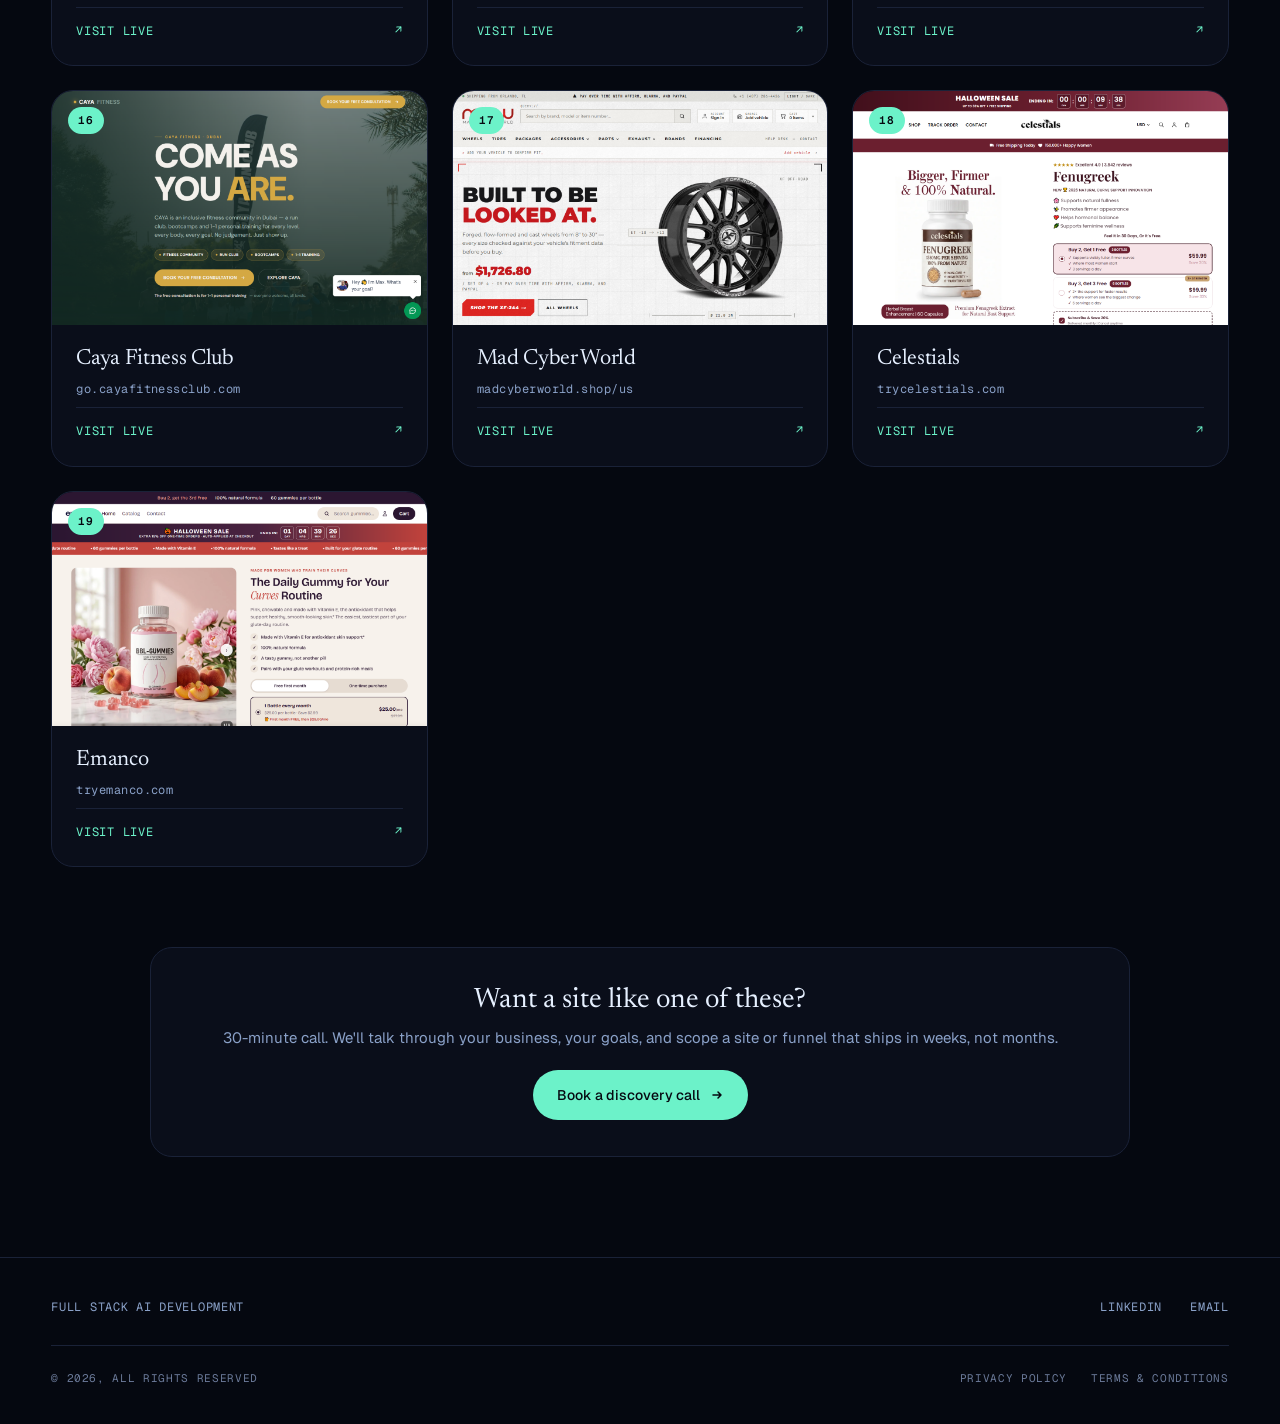
<file: projects/websites-funnels.html>
<!DOCTYPE html>
<html lang="en">
<head>
<meta charset="UTF-8" />
<meta name="viewport" content="width=device-width, initial-scale=1.0" />
<title>Websites &amp; Funnels Sample Works, John Carlo Caintic</title>
<meta name="description" content="Custom websites and high-converting funnels built for coaches, agencies, and local businesses. Live project gallery from John Carlo Caintic." />
<link rel="preconnect" href="https://fonts.googleapis.com" />
<link rel="preconnect" href="https://fonts.gstatic.com" crossorigin />
<link href="https://fonts.googleapis.com/css2?family=Newsreader:ital,opsz,wght@0,6..72,300..700;1,6..72,300..700&family=Geist:wght@300;400;500;600;700&family=Geist+Mono:wght@400;500;600&display=swap" rel="stylesheet" />
<link rel="stylesheet" href="/blog/blog.css" />
<style>
  .proj-hero {
    max-width: 980px;
    margin: 0 auto 64px;
    text-align: center;
  }
  .proj-hero .eyebrow {
    font-family: var(--font-mono); font-size: 12px; color: var(--accent);
    letter-spacing: 0.1em; text-transform: uppercase; margin-bottom: 18px;
  }
  .proj-hero h1 {
    font-family: var(--font-display); font-weight: 400;
    font-size: clamp(40px, 6vw, 72px);
    line-height: 1.02; letter-spacing: -0.03em;
    text-wrap: balance; margin-bottom: 18px;
  }
  .proj-hero h1 em { font-style: italic; color: var(--accent); }
  .proj-hero p {
    font-size: clamp(17px, 1.3vw, 20px);
    color: var(--ink-dim); line-height: 1.55;
    max-width: 720px; margin: 0 auto;
  }

  .site-grid {
    max-width: 1200px; margin: 0 auto 80px;
    display: grid;
    grid-template-columns: repeat(auto-fit, minmax(340px, 1fr));
    gap: 24px;
  }
  .site-card {
    display: flex; flex-direction: column;
    border: 1px solid var(--line);
    border-radius: var(--radius-lg);
    background: var(--bg-elev);
    overflow: hidden;
    transition: transform .3s cubic-bezier(.2,.7,.2,1), border-color .25s, box-shadow .25s;
    text-decoration: none; color: inherit;
  }
  .site-card:hover {
    transform: translateY(-6px);
    border-color: var(--accent);
    box-shadow: 0 24px 60px rgba(0,0,0,0.45),
                0 0 24px color-mix(in oklab, var(--accent) 20%, transparent);
  }
  .site-card .thumb {
    position: relative;
    aspect-ratio: 16 / 10;
    overflow: hidden;
    background: var(--bg-soft);
  }
  .site-card .thumb img {
    width: 100%; height: 100%; object-fit: cover;
    display: block;
    transition: transform .5s cubic-bezier(.2,.7,.2,1);
  }
  .site-card:hover .thumb img { transform: scale(1.04); }
  .site-card .thumb-fallback {
    position: absolute; inset: 0;
    display: flex; flex-direction: column; align-items: center; justify-content: center;
    color: var(--ink-dim);
    background:
      linear-gradient(135deg, var(--bg-elev) 0%, var(--bg-soft) 100%),
      radial-gradient(circle at 30% 30%, color-mix(in oklab, var(--accent) 25%, transparent), transparent 60%);
    background-blend-mode: screen;
  }
  .site-card .thumb-fallback .domain-large {
    font-family: var(--font-display); font-size: clamp(22px, 2.4vw, 32px);
    font-style: italic; color: var(--accent); margin-bottom: 8px;
  }
  .site-card .thumb-fallback .label {
    font-family: var(--font-mono); font-size: 11px;
    letter-spacing: 0.1em; text-transform: uppercase;
  }
  .site-card .num-badge {
    position: absolute; left: 16px; top: 16px;
    font-family: var(--font-mono); font-size: 11px; font-weight: 600;
    color: var(--accent-ink); background: var(--accent);
    padding: 5px 10px; border-radius: 999px;
    letter-spacing: 0.08em; text-transform: uppercase;
    z-index: 2;
  }
  .site-card .content {
    padding: 22px 24px 24px;
    display: flex; flex-direction: column; gap: 8px;
    flex-grow: 1;
  }
  .site-card .content h3 {
    font-family: var(--font-display); font-weight: 400;
    font-size: 22px; line-height: 1.15; letter-spacing: -0.015em;
  }
  .site-card .content .domain {
    font-family: var(--font-mono); font-size: 12px;
    color: var(--ink-dim); letter-spacing: 0.04em;
  }
  .site-card .content .visit {
    margin-top: auto; padding-top: 14px;
    border-top: 1px solid var(--line);
    display: flex; justify-content: space-between; align-items: center;
    font-family: var(--font-mono); font-size: 12px;
    color: var(--accent);
    letter-spacing: 0.06em; text-transform: uppercase;
  }
  .site-card .content .visit .arrow {
    transition: transform .25s;
  }
  .site-card:hover .content .visit .arrow {
    transform: translate(4px, -4px);
  }

  .final-cta { max-width: 980px; margin: 0 auto; }
  .video-wrap {
    max-width: 980px; margin: 0 auto 64px;
    border-radius: var(--radius-lg);
    border: 1px solid color-mix(in oklab, var(--accent) 30%, var(--line));
    background: var(--bg-elev);
    overflow: hidden;
    box-shadow: 0 24px 80px rgba(0,0,0,0.4),
                0 0 32px color-mix(in oklab, var(--accent) 14%, transparent);
  }
  .video-wrap .label {
    padding: 16px 24px;
    font-family: var(--font-mono); font-size: 12px; color: var(--accent);
    letter-spacing: 0.08em; text-transform: uppercase;
    border-bottom: 1px solid var(--line);
    background: var(--bg-soft);
    display: flex; justify-content: space-between; align-items: center;
    flex-wrap: wrap; gap: 8px;
  }
  .video-wrap .label .pill {
    display: inline-flex; align-items: center; gap: 6px;
    color: var(--ink-dim); text-transform: none; letter-spacing: 0.04em;
  }
  .video-wrap .frame { aspect-ratio: 16 / 9; background: #000; }
  .video-wrap iframe { width: 100%; height: 100%; border: none; display: block; }
</style>
<link rel="stylesheet" href="/assets/mobile.css?v=a6be1282b0" data-mobile-css />
</head>
<body>

<div class="page-bg" style="background-image: url('/projects/assets/bg-claude-code.jpg');" aria-hidden="true"></div>

<div class="nav-wrap">
  <nav class="nav-pill">
    <a href="/" class="brand">John<span>Carlo</span></a>
    <div class="links">
      <a href="/#services">Systems</a>
      <a href="/#about">Experience</a>
      <a href="/#work">Sample Works</a>
      <a href="/#testimonials">Testimonials</a>
      <a href="/book.html">Contact</a>
    </div>
    <a href="/book.html" class="cta">Let's talk
      <svg width="14" height="14" viewBox="0 0 14 14" fill="none"><path d="M3 7h8m-3-3 3 3-3 3" stroke="currentColor" stroke-width="1.5" stroke-linecap="round" stroke-linejoin="round" /></svg>
    </a>
  </nav>
</div>

<main>
  <div style="max-width: 1200px; margin: 0 auto 32px;">
    <a href="/#work" class="back-link">
      <svg width="14" height="14" viewBox="0 0 14 14" fill="none"><path d="M11 7H3m3-3-3 3 3 3" stroke="currentColor" stroke-width="1.5" stroke-linecap="round" stroke-linejoin="round" /></svg>
      Back to sample works
    </a>
  </div>

  <div class="proj-hero">
    <div class="eyebrow">● P-04 · Websites &amp; Funnels</div>
    <h1>Custom <em>websites</em> and high-converting <em>funnels</em>, shipped live.</h1>
    <p>Nineteen production builds across coaching, agencies, healthcare, local services, fitness, e-commerce, and SaaS. Each one engineered for conversion, branding, copy, automations, integrations, and pixel-tight design. Click any card to visit the live site.</p>
  </div>

  <!-- Video walkthrough -->
  <div class="video-wrap">
    <div class="label">
      <span>● Video walkthrough</span>
      <span class="pill">Websites &amp; Funnels, sample reel</span>
    </div>
    <div class="frame">
      <iframe src="https://www.loom.com/embed/5a8eee452aab42689bc5839d37624049" allow="autoplay; fullscreen" allowfullscreen title="Websites and funnels walkthrough"></iframe>
    </div>
  </div>

  <div class="site-grid">

    <a class="site-card" href="https://sublimitly.com/eligibility" target="_blank" rel="noopener noreferrer">
      <div class="thumb">
        <span class="num-badge">01</span>
        <img src="/projects/assets/sublimitly.jpg" alt="Sublimitly" loading="lazy" onerror="this.style.display='none'; this.nextElementSibling.style.display='flex';" />
        <div class="thumb-fallback" style="display:none;">
          <div class="domain-large">Sublimitly</div>
          <div class="label">● Live site</div>
        </div>
      </div>
      <div class="content">
        <h3>Sublimitly</h3>
        <span class="domain">sublimitly.com/eligibility</span>
        <span class="visit">Visit live <span class="arrow">↗</span></span>
      </div>
    </a>

    <a class="site-card" href="https://lavidamd.com/" target="_blank" rel="noopener noreferrer">
      <div class="thumb">
        <span class="num-badge">02</span>
        <img src="/projects/assets/lavidamd.jpg" alt="La Vida MD" loading="lazy" onerror="this.style.display='none'; this.nextElementSibling.style.display='flex';" />
        <div class="thumb-fallback" style="display:none;">
          <div class="domain-large">La Vida MD</div>
          <div class="label">● Live site</div>
        </div>
      </div>
      <div class="content">
        <h3>La Vida MD</h3>
        <span class="domain">lavidamd.com</span>
        <span class="visit">Visit live <span class="arrow">↗</span></span>
      </div>
    </a>

    <a class="site-card" href="https://disruptorsmedia.com/" target="_blank" rel="noopener noreferrer">
      <div class="thumb">
        <span class="num-badge">03</span>
        <img src="/projects/assets/disruptorsmedia.png" alt="Disruptors Media" loading="lazy" onerror="this.style.display='none'; this.nextElementSibling.style.display='flex';" />
        <div class="thumb-fallback" style="display:none;">
          <div class="domain-large">Disruptors Media</div>
          <div class="label">● Live build</div>
        </div>
      </div>
      <div class="content">
        <h3>Disruptors Media</h3>
        <span class="domain">disruptorsmedia.com</span>
        <span class="visit">Visit live <span class="arrow">↗</span></span>
      </div>
    </a>

    <a class="site-card" href="https://madeea.ai/" target="_blank" rel="noopener noreferrer">
      <div class="thumb">
        <span class="num-badge">04</span>
        <img src="/projects/assets/madeea.png" alt="MadEEA AI" loading="lazy" onerror="this.style.display='none'; this.nextElementSibling.style.display='flex';" />
        <div class="thumb-fallback" style="display:none;">
          <div class="domain-large">MadEEA AI</div>
          <div class="label">● Live build</div>
        </div>
      </div>
      <div class="content">
        <h3>MadEEA AI</h3>
        <span class="domain">madeea.ai</span>
        <span class="visit">Visit live <span class="arrow">↗</span></span>
      </div>
    </a>

    <a class="site-card" href="https://newwine.digital/" target="_blank" rel="noopener noreferrer">
      <div class="thumb">
        <span class="num-badge">05</span>
        <img src="/projects/assets/newwine.png" alt="New Wine Digital" loading="lazy" onerror="this.style.display='none'; this.nextElementSibling.style.display='flex';" />
        <div class="thumb-fallback" style="display:none;">
          <div class="domain-large">New Wine Digital</div>
          <div class="label">● Live build</div>
        </div>
      </div>
      <div class="content">
        <h3>New Wine Digital</h3>
        <span class="domain">newwine.digital</span>
        <span class="visit">Visit live <span class="arrow">↗</span></span>
      </div>
    </a>

    <a class="site-card" href="https://www.therowhouse.com/" target="_blank" rel="noopener noreferrer">
      <div class="thumb">
        <span class="num-badge">06</span>
        <img src="/projects/assets/therowhouse.png" alt="The Row House" loading="lazy" onerror="this.style.display='none'; this.nextElementSibling.style.display='flex';" />
        <div class="thumb-fallback" style="display:none;">
          <div class="domain-large">The Row House</div>
          <div class="label">● Live build</div>
        </div>
      </div>
      <div class="content">
        <h3>The Row House</h3>
        <span class="domain">therowhouse.com</span>
        <span class="visit">Visit live <span class="arrow">↗</span></span>
      </div>
    </a>

    <a class="site-card" href="https://7figurebuilder.com/optin" target="_blank" rel="noopener noreferrer">
      <div class="thumb">
        <span class="num-badge">07</span>
        <img src="/projects/assets/7figurebuilder-optin.png" alt="7-Figure Builder, Opt-in funnel" loading="lazy" onerror="this.style.display='none'; this.nextElementSibling.style.display='flex';" />
        <div class="thumb-fallback" style="display:none;">
          <div class="domain-large">7-Figure Builder</div>
          <div class="label">● Opt-in funnel</div>
        </div>
      </div>
      <div class="content">
        <h3>7-Figure Builder, Opt-in</h3>
        <span class="domain">7figurebuilder.com/optin</span>
        <span class="visit">Visit live <span class="arrow">↗</span></span>
      </div>
    </a>

    <a class="site-card" href="https://7figurebuilder.com/starter-kit" target="_blank" rel="noopener noreferrer">
      <div class="thumb">
        <span class="num-badge">08</span>
        <img src="/projects/assets/7figurebuilder-starter-kit.png" alt="7-Figure Builder, Starter Kit funnel" loading="lazy" onerror="this.style.display='none'; this.nextElementSibling.style.display='flex';" />
        <div class="thumb-fallback" style="display:none;">
          <div class="domain-large">7-Figure Builder</div>
          <div class="label">● Starter kit funnel</div>
        </div>
      </div>
      <div class="content">
        <h3>7-Figure Builder, Starter Kit</h3>
        <span class="domain">7figurebuilder.com/starter-kit</span>
        <span class="visit">Visit live <span class="arrow">↗</span></span>
      </div>
    </a>

    <a class="site-card" href="https://atommclonee.vercel.app/" target="_blank" rel="noopener noreferrer">
      <div class="thumb">
        <span class="num-badge">09</span>
        <img src="/projects/assets/atom-fitness.png" alt="Atom Fitness" loading="lazy" onerror="this.style.display='none'; this.nextElementSibling.style.display='flex';" />
        <div class="thumb-fallback" style="display:none;">
          <div class="domain-large">Atom Fitness</div>
          <div class="label">● Live build</div>
        </div>
      </div>
      <div class="content">
        <h3>Atom Fitness</h3>
        <span class="domain">atommclonee.vercel.app</span>
        <span class="visit">Visit live <span class="arrow">↗</span></span>
      </div>
    </a>

    <a class="site-card" href="https://beautybizpro.com/" target="_blank" rel="noopener noreferrer">
      <div class="thumb">
        <span class="num-badge">10</span>
        <img src="/projects/assets/beautybizpro.png" alt="Beauty Biz Pro" loading="lazy" onerror="this.style.display='none'; this.nextElementSibling.style.display='flex';" />
        <div class="thumb-fallback" style="display:none;">
          <div class="domain-large">Beauty Biz Pro</div>
          <div class="label">● Live build</div>
        </div>
      </div>
      <div class="content">
        <h3>Beauty Biz Pro</h3>
        <span class="domain">beautybizpro.com</span>
        <span class="visit">Visit live <span class="arrow">↗</span></span>
      </div>
    </a>

    <a class="site-card" href="https://aipropartner.com/home" target="_blank" rel="noopener noreferrer">
      <div class="thumb">
        <span class="num-badge">11</span>
        <img src="/projects/assets/aipropartner.png" alt="AI Pro Partner" loading="lazy" onerror="this.style.display='none'; this.nextElementSibling.style.display='flex';" />
        <div class="thumb-fallback" style="display:none;">
          <div class="domain-large">AI Pro Partner</div>
          <div class="label">● Live build</div>
        </div>
      </div>
      <div class="content">
        <h3>AI Pro Partner</h3>
        <span class="domain">aipropartner.com</span>
        <span class="visit">Visit live <span class="arrow">↗</span></span>
      </div>
    </a>

    <a class="site-card" href="https://www.thediscdoctor.com/" target="_blank" rel="noopener noreferrer">
      <div class="thumb">
        <span class="num-badge">12</span>
        <img src="/projects/assets/thediscdoctor.png" alt="The Disc Doctor" loading="lazy" onerror="this.style.display='none'; this.nextElementSibling.style.display='flex';" />
        <div class="thumb-fallback" style="display:none;">
          <div class="domain-large">The Disc Doctor</div>
          <div class="label">● Live build</div>
        </div>
      </div>
      <div class="content">
        <h3>The Disc Doctor</h3>
        <span class="domain">thediscdoctor.com</span>
        <span class="visit">Visit live <span class="arrow">↗</span></span>
      </div>
    </a>

    <a class="site-card" href="https://datadrivendoc.com/home" target="_blank" rel="noopener noreferrer">
      <div class="thumb">
        <span class="num-badge">13</span>
        <img src="/projects/assets/datadrivendoc.png" alt="Data Driven Doc" loading="lazy" onerror="this.style.display='none'; this.nextElementSibling.style.display='flex';" />
        <div class="thumb-fallback" style="display:none;">
          <div class="domain-large">Data Driven Doc</div>
          <div class="label">● Live build</div>
        </div>
      </div>
      <div class="content">
        <h3>Data Driven Doc</h3>
        <span class="domain">datadrivendoc.com</span>
        <span class="visit">Visit live <span class="arrow">↗</span></span>
      </div>
    </a>

    <a class="site-card" href="https://yourpowersuite.com/" target="_blank" rel="noopener noreferrer">
      <div class="thumb">
        <span class="num-badge">14</span>
        <img src="/projects/assets/yourpowersuite.png" alt="Your Power Suite" loading="lazy" onerror="this.style.display='none'; this.nextElementSibling.style.display='flex';" />
        <div class="thumb-fallback" style="display:none;">
          <div class="domain-large">Your Power Suite</div>
          <div class="label">● Live build</div>
        </div>
      </div>
      <div class="content">
        <h3>Your Power Suite</h3>
        <span class="domain">yourpowersuite.com</span>
        <span class="visit">Visit live <span class="arrow">↗</span></span>
      </div>
    </a>

    <a class="site-card" href="https://leadkast.com/" target="_blank" rel="noopener noreferrer">
      <div class="thumb">
        <span class="num-badge">15</span>
        <img src="/projects/assets/leadkast.png" alt="LeadKast" loading="lazy" onerror="this.style.display='none'; this.nextElementSibling.style.display='flex';" />
        <div class="thumb-fallback" style="display:none;">
          <div class="domain-large">LeadKast</div>
          <div class="label">● Live build</div>
        </div>
      </div>
      <div class="content">
        <h3>LeadKast</h3>
        <span class="domain">leadkast.com</span>
        <span class="visit">Visit live <span class="arrow">↗</span></span>
      </div>
    </a>

    <a class="site-card" href="https://go.cayafitnessclub.com/" target="_blank" rel="noopener noreferrer">
      <div class="thumb">
        <span class="num-badge">16</span>
        <img src="/projects/assets/caya-fitness.png" alt="Caya Fitness Club" loading="lazy" onerror="this.style.display='none'; this.nextElementSibling.style.display='flex';" />
        <div class="thumb-fallback" style="display:none;">
          <div class="domain-large">Caya Fitness Club</div>
          <div class="label">● Live funnel</div>
        </div>
      </div>
      <div class="content">
        <h3>Caya Fitness Club</h3>
        <span class="domain">go.cayafitnessclub.com</span>
        <span class="visit">Visit live <span class="arrow">↗</span></span>
      </div>
    </a>

    <a class="site-card" href="https://madcyberworld.shop/us" target="_blank" rel="noopener noreferrer">
      <div class="thumb">
        <span class="num-badge">17</span>
        <img src="/projects/assets/mad-cyber-world.png" alt="Mad Cyber World" loading="lazy" onerror="this.style.display='none'; this.nextElementSibling.style.display='flex';" />
        <div class="thumb-fallback" style="display:none;">
          <div class="domain-large">Mad Cyber World</div>
          <div class="label">● Live store</div>
        </div>
      </div>
      <div class="content">
        <h3>Mad Cyber World</h3>
        <span class="domain">madcyberworld.shop/us</span>
        <span class="visit">Visit live <span class="arrow">↗</span></span>
      </div>
    </a>

    <a class="site-card" href="https://trycelestials.com/" target="_blank" rel="noopener noreferrer">
      <div class="thumb">
        <span class="num-badge">18</span>
        <img src="/projects/assets/celestials.png" alt="Celestials" loading="lazy" onerror="this.style.display='none'; this.nextElementSibling.style.display='flex';" />
        <div class="thumb-fallback" style="display:none;">
          <div class="domain-large">Celestials</div>
          <div class="label">● Live store</div>
        </div>
      </div>
      <div class="content">
        <h3>Celestials</h3>
        <span class="domain">trycelestials.com</span>
        <span class="visit">Visit live <span class="arrow">↗</span></span>
      </div>
    </a>

    <a class="site-card" href="https://tryemanco.com/" target="_blank" rel="noopener noreferrer">
      <div class="thumb">
        <span class="num-badge">19</span>
        <img src="/projects/assets/emanco.png" alt="Emanco" loading="lazy" onerror="this.style.display='none'; this.nextElementSibling.style.display='flex';" />
        <div class="thumb-fallback" style="display:none;">
          <div class="domain-large">Emanco</div>
          <div class="label">● Live store</div>
        </div>
      </div>
      <div class="content">
        <h3>Emanco</h3>
        <span class="domain">tryemanco.com</span>
        <span class="visit">Visit live <span class="arrow">↗</span></span>
      </div>
    </a>

  </div>

  <div class="final-cta">
    <div class="cta-card">
      <h3>Want a site like one of these?</h3>
      <p>30-minute call. We'll talk through your business, your goals, and scope a site or funnel that ships in weeks, not months.</p>
      <a href="/book.html" class="cta-button">Book a discovery call
        <svg width="14" height="14" viewBox="0 0 14 14" fill="none"><path d="M3 7h8m-3-3 3 3-3 3" stroke="currentColor" stroke-width="1.5" stroke-linecap="round" stroke-linejoin="round" /></svg>
      </a>
    </div>
  </div>
</main>

<footer>
  <div class="footer-row">
    <div>Full Stack AI Development</div>
    <div class="footer-social">
      <a href="https://www.linkedin.com/in/john-carlo-caintic-6193a8268/" target="_blank" rel="noopener noreferrer">LinkedIn</a>
      <a href="mailto:cainticjohncarlo@gmail.com">Email</a>
    </div>
  </div>
  <div class="footer-row bottom">
    <span>© 2026, All rights reserved</span>
    <div class="legal">
      <a href="/privacy.html">Privacy Policy</a>
      <a href="/terms.html">Terms &amp; Conditions</a>
    </div>
  </div>
</footer>

<script src="/assets/whatsapp.js" defer></script>
</body>
</html>
</file>
<file: assets/mobile.css>
/* ===== shared phone polish (generated into each site's /assets/mobile.css) ===== */
@media (max-width: 640px) {
  /* React pages set small labels as inline styles: lift anything under 12px to 12px */
  [style*="font-size: 9px"], [style*="font-size: 9.5px"], [style*="font-size: 10px"], [style*="font-size: 10.5px"],
  [style*="font-size: 11px"], [style*="font-size: 11.5px"] { font-size: 12px !important; }

  /* bigger tap areas for small text links, without moving anything (padding offset by negative margin) */
  footer a, .footer-row a, .footer-social a, .legal a, .back-link, .article__back {
    display: inline-block; padding-top: 10px; padding-bottom: 10px; margin-top: -10px; margin-bottom: -10px;
  }
}

/* ===== sample-work project pages + blog/book/legal pages (johncarlo.site, johncalo.dev, and the copies on johncarlo.digital) ===== */
@media (max-width: 640px) {
  .ss-num, .ss-label span, .ss-label .open, .group-label, .legal a, .footer-row span, .footer-row a,
  .field > label, .nav-pill a.cta, .nav-pill .nav-cta { font-size: 12px !important; }
  .proj-hero .sub, .ss-grid .sub, .platform-section .sub { font-size: 12px !important; }
}

/* ===== johncalo.dev homepage ===== */
@media (max-width: 720px) {
  /* section headers: label above the title instead of a narrow two-column grid */
  .sec-head { grid-template-columns: 1fr !important; gap: 12px !important; margin-bottom: 32px !important; }
  .sec-head h2 { font-size: clamp(32px, 9vw, 44px) !important; }
  /* tools section: categories above the scrolling tool cards */
  .stack-grid { grid-template-columns: 1fr !important; gap: 24px !important; }
  .stack-grid > aside { display: grid !important; grid-template-columns: 1fr 1fr; column-gap: 20px; }
}
</file>
<file: blog/blog.css>
:root {
  --bg: #050810; --bg-elev: #0a0e1a; --bg-soft: #0e1322;
  --line: #1a2238; --line-soft: #131a2c;
  --ink: #e6f0ff; --ink-dim: #8aa1c8; --ink-mute: #6b7a99;
  --accent: #6cf2c9; --accent-ink: #050810;
  --radius: 14px; --radius-lg: 22px;
  --pad-x: clamp(20px, 4vw, 64px);
  --font-display: "Newsreader", ui-serif, Georgia, serif;
  --font-sans: "Geist", -apple-system, BlinkMacSystemFont, sans-serif;
  --font-mono: "Geist Mono", ui-monospace, "SF Mono", monospace;
}
* { box-sizing: border-box; margin: 0; padding: 0; }
html { background: var(--bg); color: var(--ink); }
body { background: transparent; color: var(--ink); font-family: var(--font-sans); font-size: 16px; line-height: 1.6; -webkit-font-smoothing: antialiased; min-height: 100vh; display: flex; flex-direction: column; position: relative; z-index: 1; }
body > *:not(.page-bg) { position: relative; z-index: 1; }
::selection { background: var(--accent); color: var(--accent-ink); }
a { color: inherit; text-decoration: none; }

.nav-wrap { position: fixed; top: 16px; left: 0; right: 0; z-index: 9999; display: flex; justify-content: center; padding: 0 16px; pointer-events: none; }
.nav-pill { pointer-events: auto; display: flex; align-items: center; gap: 28px; padding: 8px 8px 8px 24px; border-radius: 999px; background: color-mix(in oklab, var(--bg-elev) 88%, transparent); backdrop-filter: blur(20px) saturate(160%); -webkit-backdrop-filter: blur(20px) saturate(160%); border: 1px solid var(--line); box-shadow: 0 14px 50px rgba(0,0,0,0.45); max-width: calc(100vw - 32px); }
.nav-pill .brand { font-size: 16px; font-weight: 600; letter-spacing: -0.01em; white-space: nowrap; }
.nav-pill .brand span { color: var(--accent); }
.nav-pill .links { display: flex; align-items: center; gap: 26px; }
.nav-pill .links a { font-size: 14px; color: var(--ink-dim); transition: color .15s; white-space: nowrap; }
.nav-pill .links a:hover { color: var(--ink); }
.nav-pill .cta { background: var(--bg); color: var(--ink); padding: 11px 20px; border-radius: 999px; font-size: 12.5px; font-weight: 600; letter-spacing: 0.04em; text-transform: uppercase; border: 1px solid var(--line); display: inline-flex; align-items: center; gap: 8px; box-shadow: 0 0 24px color-mix(in oklab, var(--accent) 22%, transparent), inset 0 0 0 1px color-mix(in oklab, var(--accent) 18%, transparent); transition: transform .2s, box-shadow .2s; white-space: nowrap; }
.nav-pill .cta:hover { transform: translateY(-1px); box-shadow: 0 0 36px color-mix(in oklab, var(--accent) 45%, transparent), inset 0 0 0 1px color-mix(in oklab, var(--accent) 35%, transparent); }
@media (max-width: 880px) { .nav-pill .links { display: none; } }
@media (max-width: 480px) { .nav-pill .cta { padding: 10px 14px; font-size: 11px; } }

main { flex: 1; padding: clamp(120px, 14vh, 180px) var(--pad-x) clamp(60px, 8vw, 100px); }
.article { max-width: 760px; margin: 0 auto; }
.back-link { font-family: var(--font-mono); font-size: 12px; color: var(--ink-dim); letter-spacing: 0.08em; text-transform: uppercase; display: inline-flex; align-items: center; gap: 8px; transition: color .15s; margin-bottom: 32px; }
.back-link:hover { color: var(--ink); }
.meta { display: flex; gap: 16px; align-items: center; font-family: var(--font-mono); font-size: 12px; color: var(--ink-dim); letter-spacing: 0.06em; text-transform: uppercase; margin-bottom: 24px; flex-wrap: wrap; }
.meta .tag { color: var(--accent); }
.meta .dot { color: var(--line); }
h1.title { font-family: var(--font-display); font-weight: 400; font-size: clamp(36px, 5.5vw, 64px); line-height: 1.05; letter-spacing: -0.025em; text-wrap: balance; margin-bottom: 24px; }
h1.title em { font-style: italic; color: var(--accent); }
.lede { font-size: clamp(18px, 1.4vw, 22px); color: var(--ink-dim); line-height: 1.5; margin-bottom: 56px; max-width: 640px; }
.article p { color: var(--ink); font-size: 17px; line-height: 1.7; margin-bottom: 22px; }
.article p.dim { color: var(--ink-dim); }
.article h2 { font-family: var(--font-display); font-weight: 400; font-size: clamp(26px, 3vw, 34px); line-height: 1.2; letter-spacing: -0.02em; margin: 56px 0 18px; text-wrap: balance; }
.article h3 { font-family: var(--font-display); font-weight: 400; font-size: clamp(20px, 2vw, 24px); line-height: 1.25; letter-spacing: -0.015em; margin: 36px 0 12px; }
.article ul, .article ol { margin: 0 0 22px 22px; color: var(--ink-dim); }
.article li { margin-bottom: 8px; line-height: 1.7; }
.article li strong { color: var(--ink); font-weight: 500; }
.article strong { color: var(--ink); font-weight: 600; }
.article code { font-family: var(--font-mono); background: var(--bg-soft); padding: 2px 6px; border-radius: 4px; font-size: 0.9em; }
.article blockquote { border-left: 3px solid var(--accent); padding: 4px 0 4px 24px; margin: 28px 0; font-family: var(--font-display); font-style: italic; font-size: clamp(20px, 2vw, 26px); line-height: 1.4; color: var(--ink); }
.callout { border: 1px solid var(--line); border-radius: var(--radius-lg); padding: 28px 32px; background: var(--bg-elev); margin: 36px 0; }
.callout .label { font-family: var(--font-mono); font-size: 11px; color: var(--accent); letter-spacing: 0.08em; text-transform: uppercase; margin-bottom: 8px; }
.callout .body { font-size: 16px; color: var(--ink); line-height: 1.6; }

.cta-card { margin-top: 64px; border: 1px solid var(--line); border-radius: var(--radius-lg); padding: 36px 32px; background: var(--bg-elev); text-align: center; }
.cta-card h3 { font-family: var(--font-display); font-size: clamp(22px, 2.2vw, 28px); font-weight: 400; line-height: 1.2; margin-bottom: 8px; }
.cta-card p { color: var(--ink-dim); margin-bottom: 20px; font-size: 15px; }
.cta-button { display: inline-flex; align-items: center; gap: 10px; padding: 14px 24px; background: var(--accent); color: var(--accent-ink); border-radius: 999px; font-weight: 500; font-size: 14px; transition: transform .2s; }
.cta-button:hover { transform: translateY(-2px); }

footer { padding: 40px var(--pad-x) 36px; border-top: 1px solid var(--line); display: grid; gap: 28px; }
.footer-row { display: grid; grid-template-columns: 1fr auto; gap: 32px; align-items: center; font-family: var(--font-mono); font-size: 12px; color: var(--ink-dim); text-transform: uppercase; letter-spacing: 0.06em; }
.footer-social { display: flex; gap: 28px; flex-wrap: wrap; justify-content: flex-end; }
.footer-row.bottom { display: flex; justify-content: space-between; align-items: center; padding-top: 24px; border-top: 1px solid var(--line); font-size: 11px; color: var(--ink-mute); flex-wrap: wrap; gap: 16px; }
.footer-row.bottom .legal { display: flex; gap: 24px; flex-wrap: wrap; }
@media (max-width: 640px) { .footer-row { grid-template-columns: 1fr !important; } .footer-social { justify-content: flex-start !important; } }

/* Blog hero image */
.hero-image {
  margin-bottom: 56px;
  border-radius: var(--radius-lg);
  border: 1px solid var(--line);
  background: linear-gradient(135deg, var(--bg-elev) 0%, var(--bg-soft) 100%);
  aspect-ratio: 16 / 9;
  overflow: hidden;
  position: relative;
  box-shadow: 0 24px 80px rgba(0,0,0,0.35);
}
.hero-image svg { width: 100%; height: 100%; display: block; }
.hero-image .badge {
  position: absolute; top: 20px; left: 20px;
  font-family: var(--font-mono); font-size: 11px;
  color: var(--accent-ink); background: var(--accent);
  padding: 6px 12px; border-radius: 999px;
  letter-spacing: 0.08em; text-transform: uppercase;
  font-weight: 600;
}

/* Mid-article inline image */
.inline-figure {
  margin: 36px -8px;
  border-radius: var(--radius-lg);
  border: 1px solid var(--line);
  background: var(--bg-elev);
  overflow: hidden;
}
.inline-figure svg { width: 100%; height: auto; display: block; }
.inline-figure figcaption {
  font-family: var(--font-mono); font-size: 11px; color: var(--ink-mute);
  letter-spacing: 0.06em; text-transform: uppercase;
  text-align: center; padding: 14px 16px;
  border-top: 1px solid var(--line);
  background: var(--bg-soft);
}

/* Page-level background image (premium per-topic backdrop) */
.page-bg {
  position: fixed;
  inset: 0;
  z-index: 0;
  pointer-events: none;
  background-size: cover;
  background-position: center;
  background-repeat: no-repeat;
  opacity: 0.28;
  -webkit-mask-image: radial-gradient(ellipse 120% 100% at 50% 35%, black 20%, transparent 95%);
          mask-image: radial-gradient(ellipse 120% 100% at 50% 35%, black 20%, transparent 95%);
}
.page-bg::after {
  content: "";
  position: absolute;
  inset: 0;
  background:
    linear-gradient(180deg, rgba(5,8,16,0.4) 0%, rgba(5,8,16,0.15) 30%, rgba(5,8,16,0.55) 100%);
}
@media (prefers-reduced-motion: reduce) {
  .page-bg { opacity: 0.18; }
}

/* Legal-page-specific styles */
.legal-doc { max-width: 760px; margin: 0 auto; }
.legal-doc h2 { font-family: var(--font-display); font-weight: 400; font-size: clamp(22px, 2.2vw, 28px); line-height: 1.25; letter-spacing: -0.015em; margin: 40px 0 14px; }
.legal-doc p { color: var(--ink-dim); font-size: 16px; line-height: 1.7; margin-bottom: 16px; }
.legal-doc strong { color: var(--ink); font-weight: 500; }
.legal-doc ul { margin: 0 0 16px 22px; color: var(--ink-dim); }
.legal-doc li { margin-bottom: 8px; line-height: 1.7; }
.legal-doc .updated { font-family: var(--font-mono); font-size: 12px; color: var(--ink-mute); letter-spacing: 0.06em; text-transform: uppercase; margin-bottom: 32px; }
</file>
